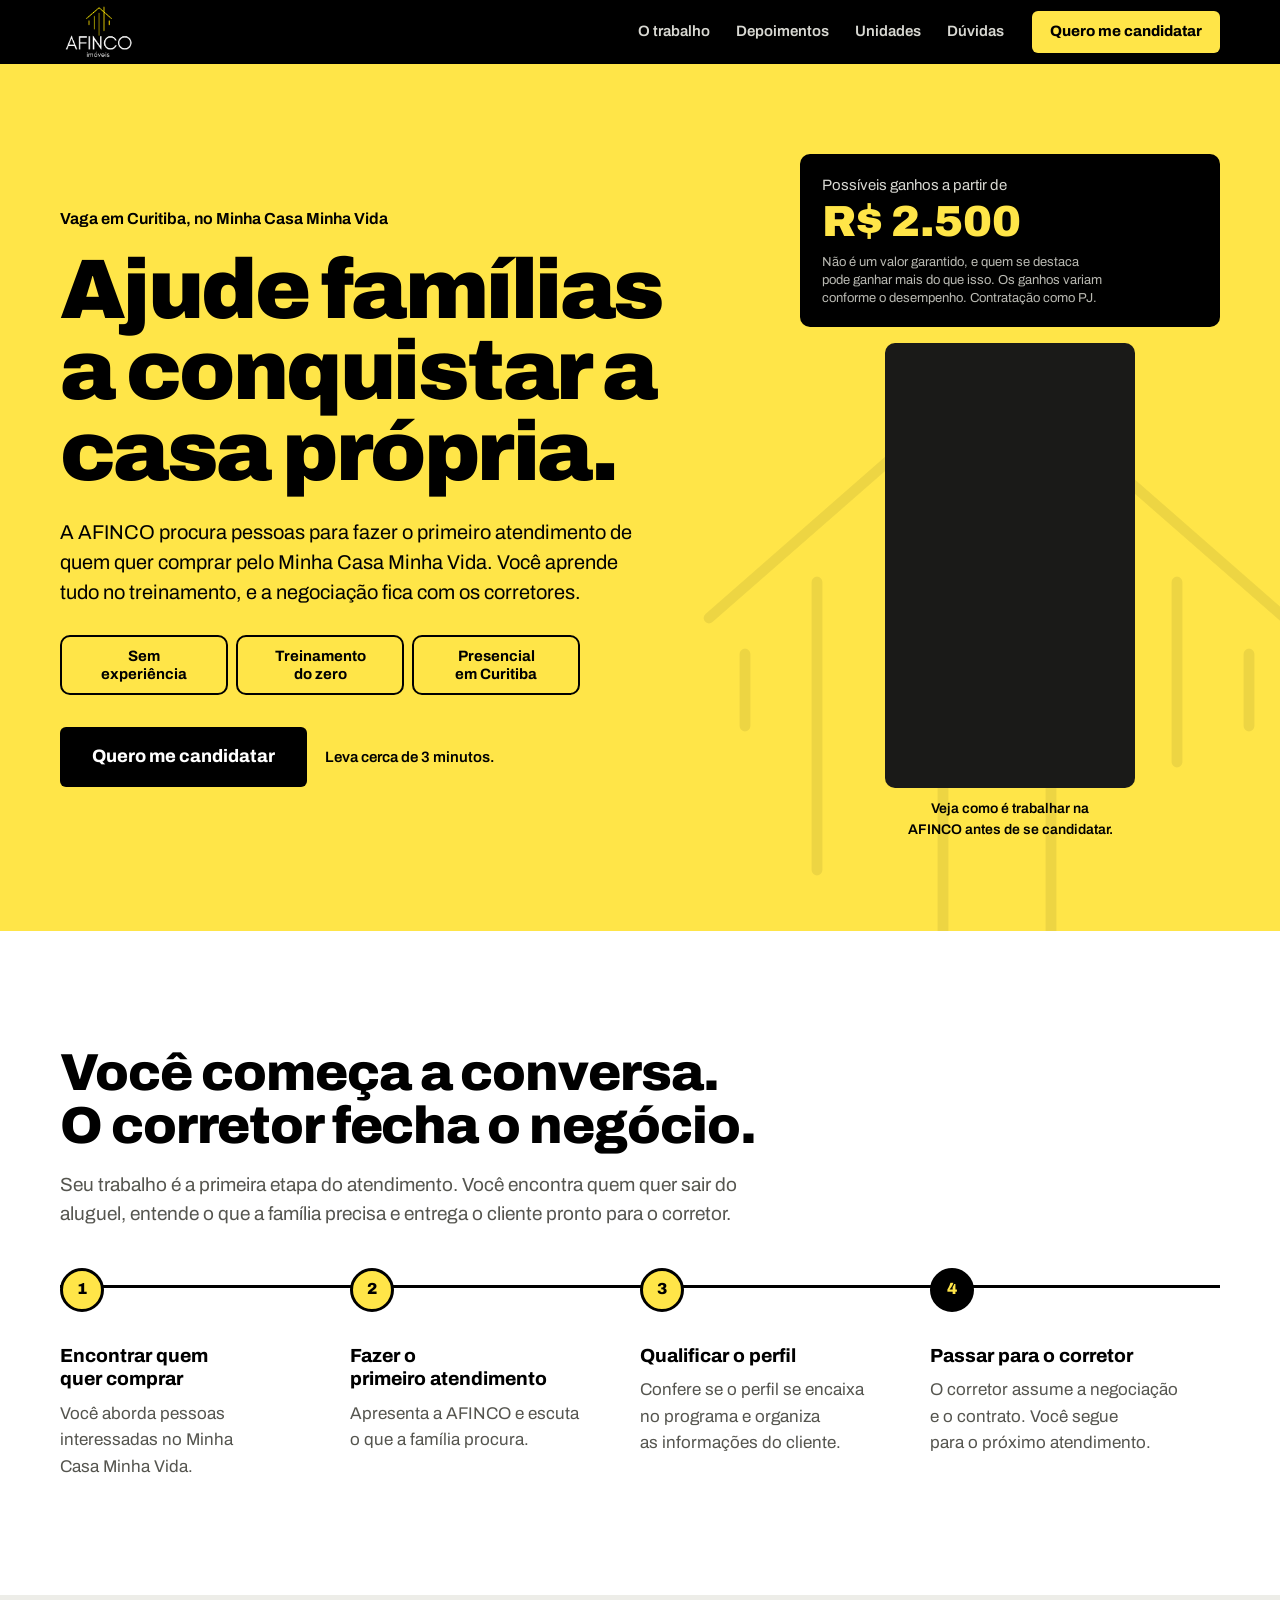
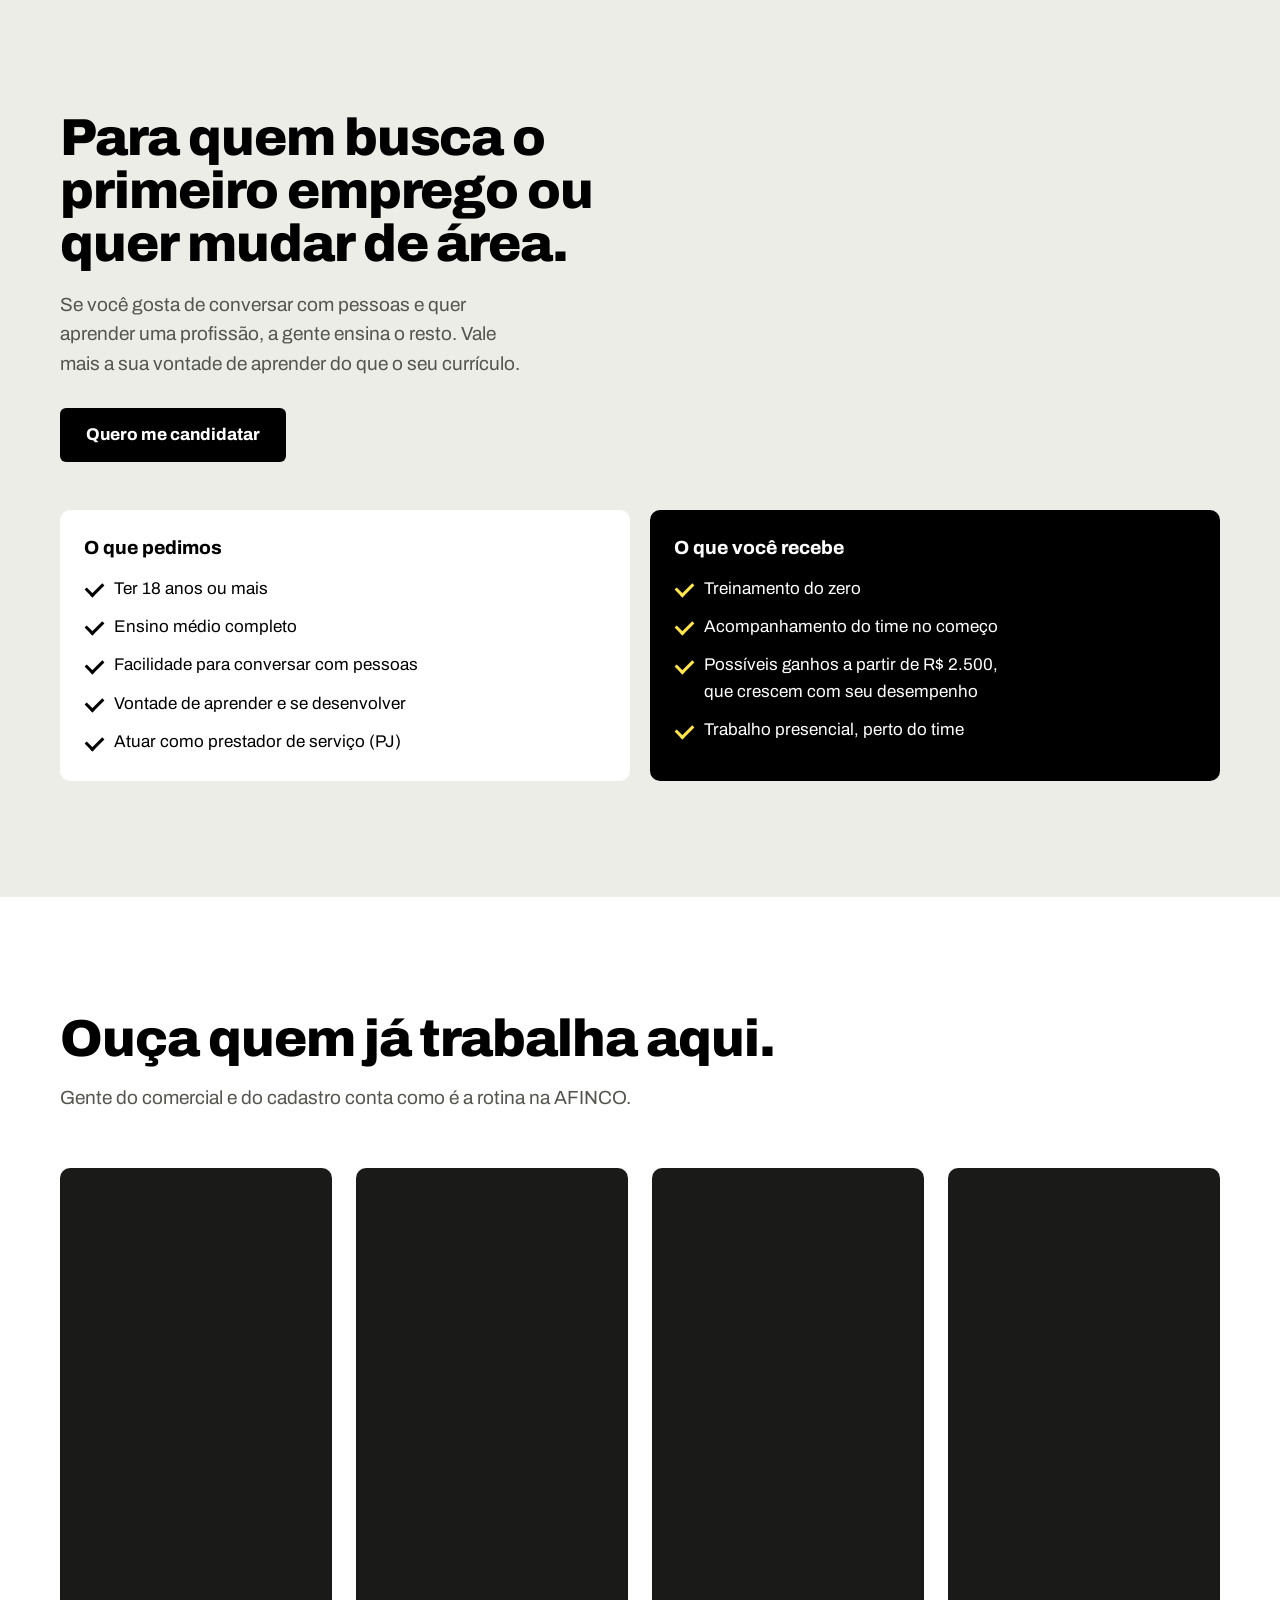
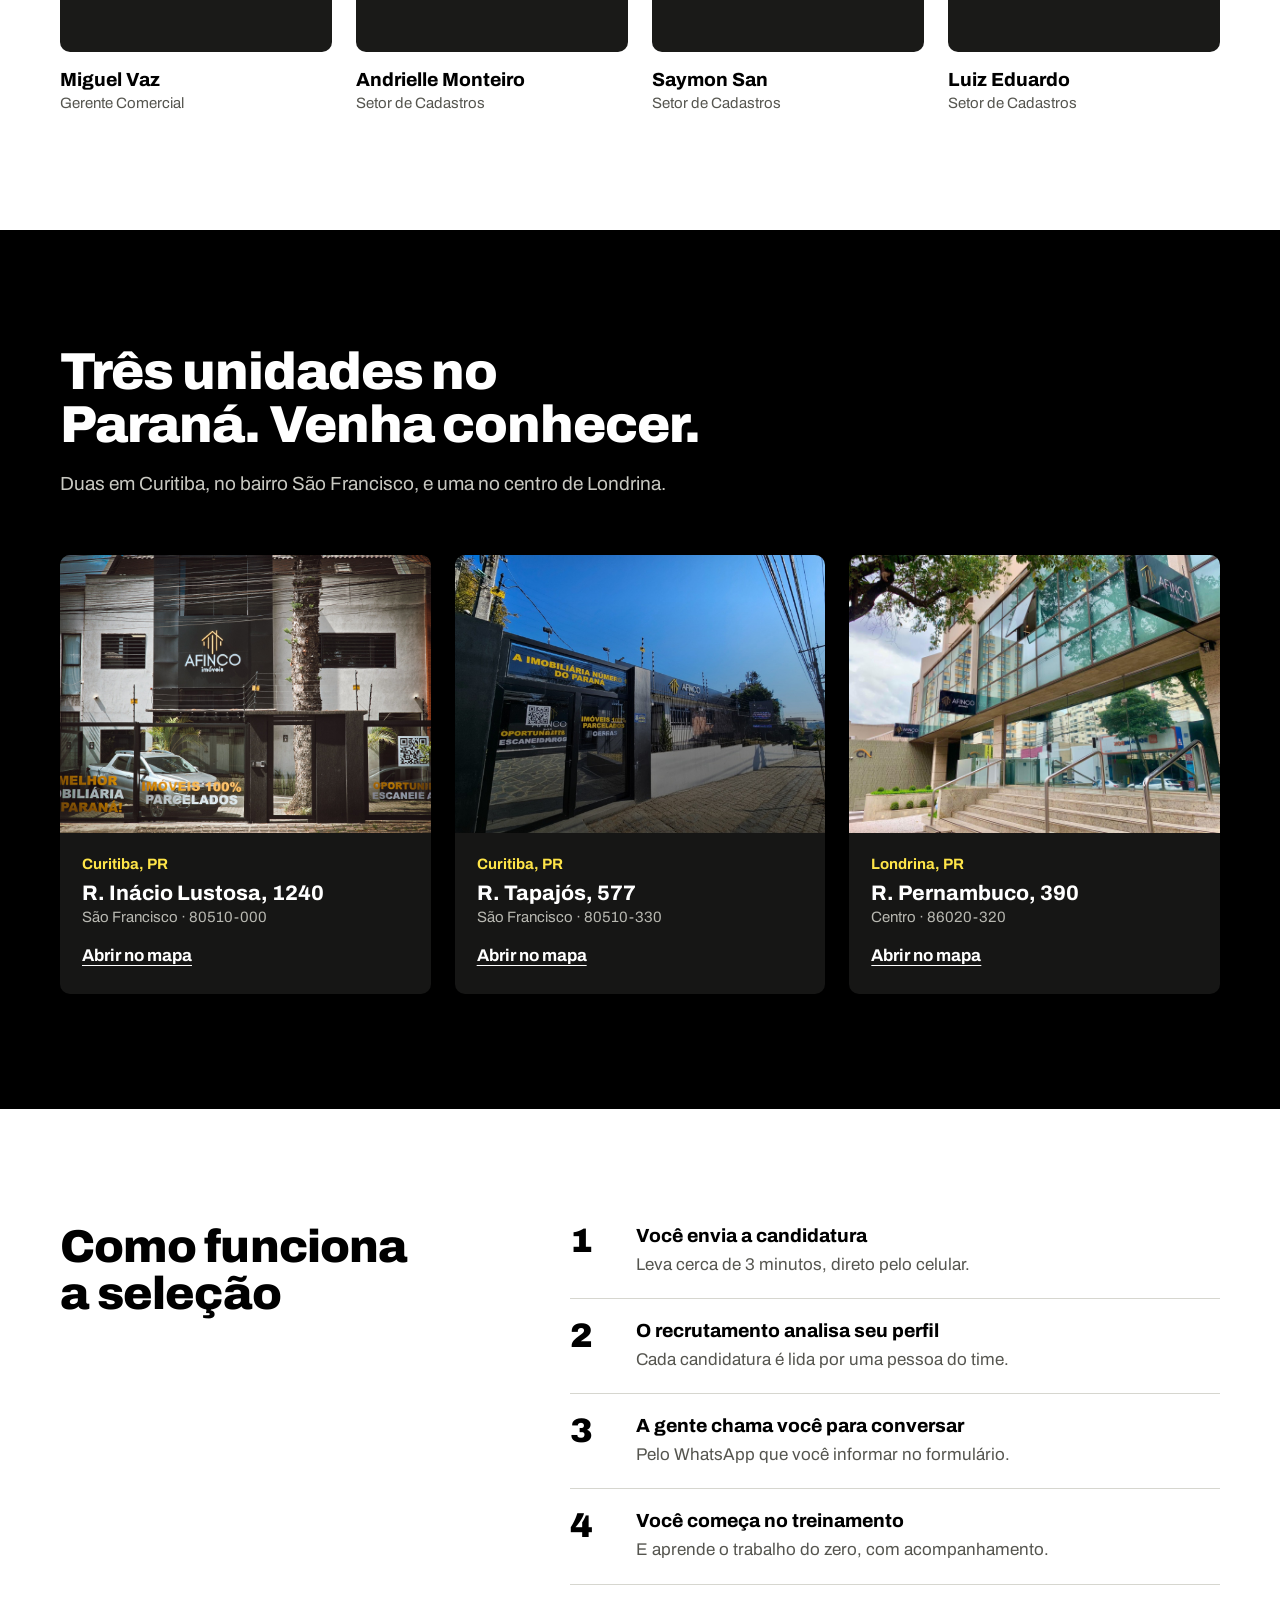
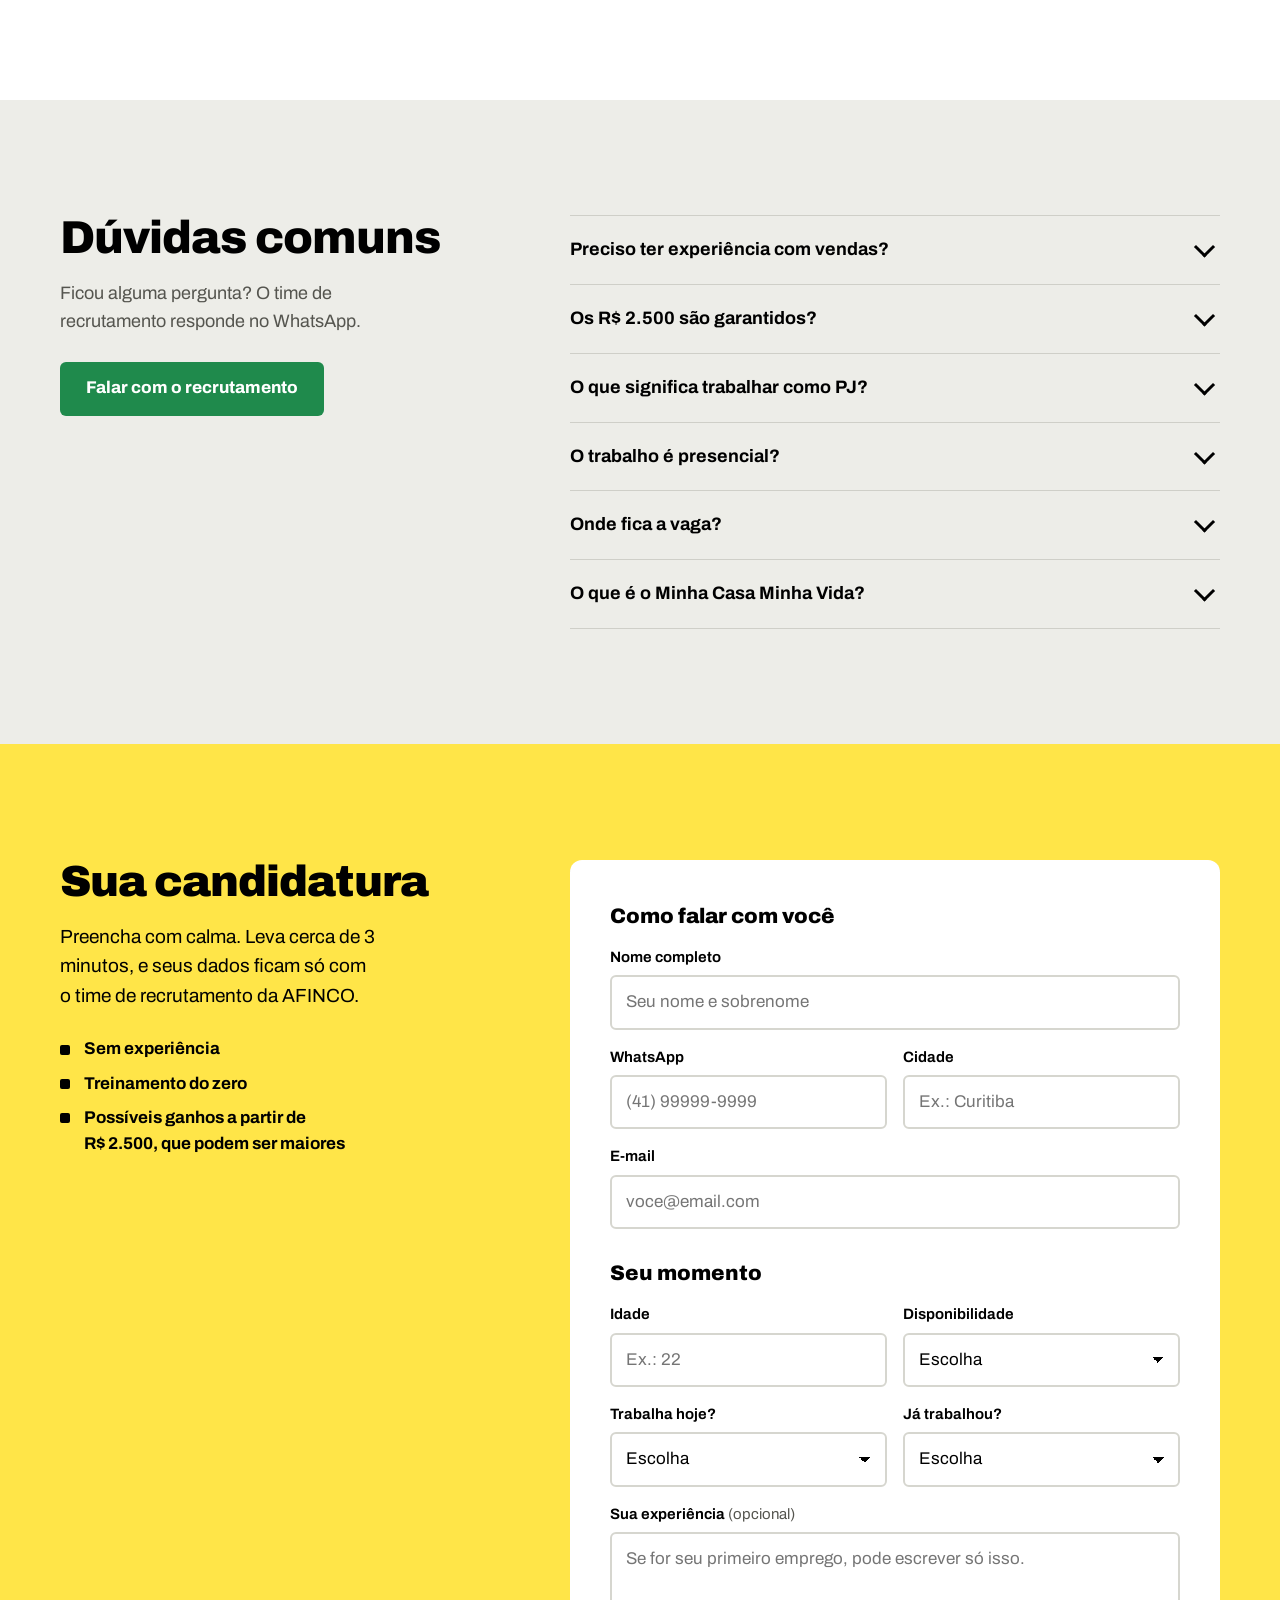
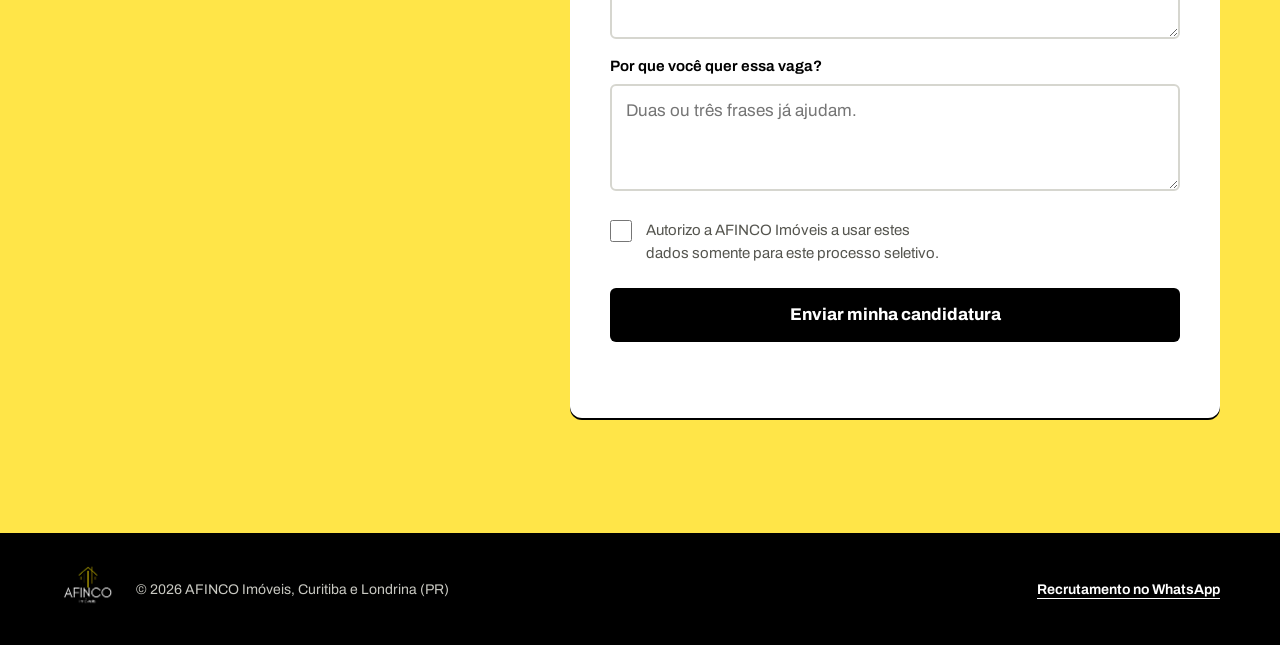
<file: index.html>
<!doctype html>
<html lang="pt-BR">
<head>
  <meta charset="utf-8">
  <meta name="viewport" content="width=device-width, initial-scale=1">
  <title>Vaga sem experiência em Curitiba | AFINCO Imóveis</title>
  <meta name="description" content="Trabalhe no primeiro atendimento de famílias que querem comprar pelo Minha Casa Minha Vida. Trabalho presencial em Curitiba, treinamento do zero e possíveis ganhos a partir de R$ 2.500, que podem ser maiores conforme o desempenho.">
  <meta property="og:site_name" content="AFINCO Imóveis">
  <meta property="og:locale" content="pt_BR">
  <meta property="og:type" content="website">
  <meta property="og:url" content="https://www.recrutamentoafinco.com.br/">
  <meta property="og:title" content="Vaga em Curitiba: ajude famílias a conquistar a casa própria">
  <meta property="og:description" content="Sem experiência e com treinamento do zero. Possíveis ganhos a partir de R$ 2.500, que podem ser maiores. Candidate-se em 3 minutos.">
  <meta property="og:image" content="https://www.recrutamentoafinco.com.br/compartilhamento-v3.png">
  <meta property="og:image:secure_url" content="https://www.recrutamentoafinco.com.br/compartilhamento-v3.png">
  <meta property="og:image:type" content="image/png">
  <meta property="og:image:width" content="1200">
  <meta property="og:image:height" content="630">
  <meta property="og:image:alt" content="Vaga aberta em Curitiba na AFINCO Imóveis: ajude famílias a conquistar a casa própria. Possíveis ganhos a partir de R$ 2.500.">
  <meta name="twitter:card" content="summary_large_image">
  <meta name="theme-color" content="#000000">
  <link rel="preconnect" href="https://fonts.googleapis.com">
  <link rel="preconnect" href="https://fonts.gstatic.com" crossorigin>
  <link href="https://fonts.googleapis.com/css2?family=Archivo:wdth,wght@62..125,400..900&display=swap" rel="stylesheet">
  <link rel="stylesheet" href="style.css?v=20261010">
</head>
<body>
  <header class="site-header">
    <div class="wrap header-inner">
      <a class="brand" href="#topo" aria-label="AFINCO Imóveis, voltar ao início"><img src="logo-afinco.png" alt="AFINCO Imóveis" width="450" height="450"></a>
      <nav class="main-nav" aria-label="Seções da página">
        <a href="#trabalho">O trabalho</a>
        <a href="#depoimentos">Depoimentos</a>
        <a href="#unidades">Unidades</a>
        <a href="#duvidas">Dúvidas</a>
      </nav>
      <a class="btn btn-yellow btn-sm" href="#candidatura">Quero me candidatar</a>
    </div>
  </header>

  <main id="topo">
    <section class="hero">
      <svg class="hero-mark" viewBox="0 0 200 200" aria-hidden="true"><path d="M20 70 L100 0 L180 70" /><path d="M50 60 V140 M85 40 V200 M115 0 V160 M150 60 V110 M30 80 V100 M170 80 V100" /></svg>
      <div class="wrap hero-grid">
        <div class="hero-copy">
          <p class="hero-place">Vaga em Curitiba, no Minha Casa Minha Vida</p>
          <h1>Ajude famílias a conquistar a casa própria.</h1>
          <p class="hero-sub">A AFINCO procura pessoas para fazer o primeiro atendimento de quem quer comprar pelo Minha Casa Minha Vida. Você aprende tudo no treinamento, e a negociação fica com os corretores.</p>
          <ul class="hero-facts" aria-label="Resumo da vaga">
            <li>Sem <span>experiência</span></li>
            <li>Treinamento <span>do zero</span></li>
            <li>Presencial <span>em Curitiba</span></li>
          </ul>
          <div class="hero-cta">
            <a class="btn btn-black" href="#candidatura">Quero me candidatar</a>
            <span>Leva cerca de 3 minutos.</span>
          </div>
        </div>
        <div class="hero-side">
          <div class="earn">
            <span class="earn-label">Possíveis ganhos a partir de</span>
            <strong class="earn-value">R$&nbsp;2.500</strong>
            <span class="earn-note">Não é um valor garantido, e quem se destaca pode ganhar mais do que isso. Os ganhos variam conforme o desempenho. Contratação como PJ.</span>
          </div>
          <figure class="hero-video">
            <div class="ratio"><iframe id="heroVideoSource" src="https://www.youtube.com/embed/6E0YlAxz3mA" title="Vídeo: como é trabalhar na AFINCO" allow="accelerometer; autoplay; clipboard-write; encrypted-media; gyroscope; picture-in-picture; web-share" allowfullscreen loading="lazy"></iframe></div>
            <figcaption>Veja como é trabalhar na AFINCO antes de se candidatar.</figcaption>
          </figure>
        </div>
      </div>
    </section>

    <section class="section" id="trabalho">
      <div class="wrap">
        <div class="head">
          <h2>Você começa a conversa. O corretor fecha o negócio.</h2>
          <p>Seu trabalho é a primeira etapa do atendimento. Você encontra quem quer sair do aluguel, entende o que a família precisa e entrega o cliente pronto para o corretor.</p>
        </div>
        <ol class="flow">
          <li><h3>Encontrar quem quer comprar</h3><p>Você aborda pessoas interessadas no Minha Casa Minha Vida.</p></li>
          <li><h3>Fazer o primeiro atendimento</h3><p>Apresenta a AFINCO e escuta o que a família procura.</p></li>
          <li><h3>Qualificar o perfil</h3><p>Confere se o perfil se encaixa no programa e organiza as informações do cliente.</p></li>
          <li><h3>Passar para o corretor</h3><p>O corretor assume a negociação e o contrato. Você segue para o próximo atendimento.</p></li>
        </ol>
      </div>
    </section>

    <section class="section section-concrete" id="perfil">
      <div class="wrap fit">
        <div class="fit-intro">
          <h2>Para quem busca o primeiro emprego ou quer mudar de área.</h2>
          <p>Se você gosta de conversar com pessoas e quer aprender uma profissão, a gente ensina o resto. Vale mais a sua vontade de aprender do que o seu currículo.</p>
          <a class="btn btn-black" href="#candidatura">Quero me candidatar</a>
        </div>
        <div class="fit-lists">
          <div>
            <h3>O que pedimos</h3>
            <ul class="ticks">
              <li>Ter 18 anos ou mais</li>
              <li>Ensino médio completo</li>
              <li>Facilidade para conversar com pessoas</li>
              <li>Vontade de aprender e se desenvolver</li>
              <li>Atuar como prestador de serviço (PJ)</li>
            </ul>
          </div>
          <div>
            <h3>O que você recebe</h3>
            <ul class="ticks ticks-yellow">
              <li>Treinamento do zero</li>
              <li>Acompanhamento do time no começo</li>
              <li>Possíveis ganhos a partir de R$&nbsp;2.500, que crescem com seu desempenho</li>
              <li>Trabalho presencial, perto do time</li>
            </ul>
          </div>
        </div>
      </div>
    </section>

    <section class="section" id="depoimentos">
      <div class="wrap">
        <div class="head">
          <h2>Ouça quem já trabalha aqui.</h2>
          <p>Gente do comercial e do cadastro conta como é a rotina na AFINCO.</p>
        </div>
        <div class="voices" id="testimonialGrid">
          <article class="voice"><div class="ratio"><iframe src="https://www.youtube.com/embed/g5TzQhYToeA" title="Depoimento de Miguel Vaz" allow="accelerometer; autoplay; clipboard-write; encrypted-media; gyroscope; picture-in-picture; web-share" allowfullscreen loading="lazy"></iframe></div><h3>Miguel Vaz</h3><p class="voice-role">Gerente Comercial</p></article>
          <article class="voice"><div class="ratio"><iframe src="https://www.youtube.com/embed/UUw18y6e95w" title="Depoimento de Andrielle Monteiro" allow="accelerometer; autoplay; clipboard-write; encrypted-media; gyroscope; picture-in-picture; web-share" allowfullscreen loading="lazy"></iframe></div><h3>Andrielle Monteiro</h3><p class="voice-role">Setor de Cadastros</p></article>
          <article class="voice"><div class="ratio"><iframe src="https://www.youtube.com/embed/n4PbwOrxx8E" title="Depoimento de Saymon San" allow="accelerometer; autoplay; clipboard-write; encrypted-media; gyroscope; picture-in-picture; web-share" allowfullscreen loading="lazy"></iframe></div><h3>Saymon San</h3><p class="voice-role">Setor de Cadastros</p></article>
          <article class="voice"><div class="ratio"><iframe src="https://www.youtube.com/embed/vXFRo6dot9s" title="Depoimento de Luiz Eduardo" allow="accelerometer; autoplay; clipboard-write; encrypted-media; gyroscope; picture-in-picture; web-share" allowfullscreen loading="lazy"></iframe></div><h3>Luiz Eduardo</h3><p class="voice-role">Setor de Cadastros</p></article>
        </div>
      </div>
    </section>

    <section class="section section-black" id="unidades">
      <div class="wrap">
        <div class="head">
          <h2>Três unidades no Paraná. Venha conhecer.</h2>
          <p>Duas em Curitiba, no bairro São Francisco, e uma no centro de Londrina.</p>
        </div>
        <div class="units" id="unitsGrid">
          <article class="unit"><img src="unidade-curitiba-inacio-lustosa.jpg" alt="Fachada da AFINCO na Rua Inácio Lustosa" loading="lazy"><div class="unit-body"><p class="unit-city">Curitiba, PR</p><h3>R. Inácio Lustosa, 1240</h3><p>São Francisco · 80510-000</p><a target="_blank" rel="noopener" href="https://www.google.com/maps/search/?api=1&query=R.%20In%C3%A1cio%20Lustosa%2C%201240%20-%20S%C3%A3o%20Francisco%2C%20Curitiba%20-%20PR">Abrir no mapa</a></div></article>
          <article class="unit"><img src="unidade-curitiba-tapajos.jpg" alt="Fachada da AFINCO na Rua Tapajós" loading="lazy"><div class="unit-body"><p class="unit-city">Curitiba, PR</p><h3>R. Tapajós, 577</h3><p>São Francisco · 80510-330</p><a target="_blank" rel="noopener" href="https://www.google.com/maps/search/?api=1&query=R.%20Tapaj%C3%B3s%2C%20577%20-%20S%C3%A3o%20Francisco%2C%20Curitiba%20-%20PR">Abrir no mapa</a></div></article>
          <article class="unit"><img src="unidade-londrina-pernambuco.jpeg" alt="Fachada da AFINCO em Londrina" loading="lazy"><div class="unit-body"><p class="unit-city">Londrina, PR</p><h3>R. Pernambuco, 390</h3><p>Centro · 86020-320</p><a target="_blank" rel="noopener" href="https://www.google.com/maps/search/?api=1&query=R.%20Pernambuco%2C%20390%20-%20Centro%2C%20Londrina%20-%20PR">Abrir no mapa</a></div></article>
        </div>
      </div>
    </section>

    <section class="section" id="selecao">
      <div class="wrap steps-wrap">
        <h2>Como funciona a seleção</h2>
        <ol class="steps">
          <li><h3>Você envia a candidatura</h3><p>Leva cerca de 3 minutos, direto pelo celular.</p></li>
          <li><h3>O recrutamento analisa seu perfil</h3><p>Cada candidatura é lida por uma pessoa do time.</p></li>
          <li><h3>A gente chama você para conversar</h3><p>Pelo WhatsApp que você informar no formulário.</p></li>
          <li><h3>Você começa no treinamento</h3><p>E aprende o trabalho do zero, com acompanhamento.</p></li>
        </ol>
      </div>
    </section>

    <section class="section section-concrete" id="duvidas">
      <div class="wrap faq-wrap">
        <div class="faq-intro">
          <h2>Dúvidas comuns</h2>
          <p>Ficou alguma pergunta? O time de recrutamento responde no WhatsApp.</p>
          <a class="btn btn-whats whatsapp-link-dynamic" href="https://wa.me/5541920056312" target="_blank" rel="noopener">Falar com o recrutamento</a>
        </div>
        <div class="faq">
          <details><summary>Preciso ter experiência com vendas?</summary><p>Não. O treinamento começa do zero. E você não negocia nem fecha vendas. Essa parte fica com os corretores.</p></details>
          <details><summary>Os R$&nbsp;2.500 são garantidos?</summary><p>Não. Os ganhos variam conforme o seu desempenho, e quem vai bem pode passar desse valor. Na conversa com o recrutamento você entende o modelo de remuneração em detalhes.</p></details>
          <details><summary>O que significa trabalhar como PJ?</summary><p>Você atua como prestador de serviço, com CNPJ próprio, sem carteira assinada. Se você ainda não tem CNPJ, tire suas dúvidas com o recrutamento antes de começar.</p></details>
          <details><summary>O trabalho é presencial?</summary><p>Sim. O trabalho é presencial, junto com o time da AFINCO em Curitiba.</p></details>
          <details><summary>Onde fica a vaga?</summary><p>A base é no bairro São Francisco, em Curitiba. A AFINCO também tem unidade no centro de Londrina.</p></details>
          <details><summary>O que é o Minha Casa Minha Vida?</summary><p>É o programa do governo federal que ajuda famílias a comprar o primeiro imóvel com condições facilitadas. Você aprende como ele funciona no treinamento.</p></details>
        </div>
      </div>
    </section>

    <section class="section apply" id="candidatura">
      <div class="wrap apply-grid">
        <div class="apply-intro">
          <h2>Sua candidatura</h2>
          <p>Preencha com calma. Leva cerca de 3 minutos, e seus dados ficam só com o time de recrutamento da AFINCO.</p>
          <ul class="apply-recap">
            <li>Sem experiência</li>
            <li>Treinamento do zero</li>
            <li>Possíveis ganhos a partir de R$&nbsp;2.500, que podem ser maiores</li>
          </ul>
        </div>
        <div class="apply-card">
          <form id="candidateForm" class="form" novalidate>
            <fieldset>
              <legend>Como falar com você</legend>
              <label class="field">Nome completo<input type="text" name="nome" required autocomplete="name" placeholder="Seu nome e sobrenome"></label>
              <div class="row">
                <label class="field">WhatsApp<input type="tel" name="whatsapp" required autocomplete="tel" inputmode="tel" placeholder="(41) 99999-9999"></label>
                <label class="field">Cidade<input type="text" name="cidade" required autocomplete="address-level2" placeholder="Ex.: Curitiba"></label>
              </div>
              <label class="field">E-mail<input type="email" name="email" required autocomplete="email" placeholder="voce@email.com"></label>
            </fieldset>
            <fieldset>
              <legend>Seu momento</legend>
              <div class="row">
                <label class="field">Idade<input type="number" name="idade" required min="18" max="99" inputmode="numeric" placeholder="Ex.: 22"></label>
                <label class="field">Disponibilidade<select name="disponibilidade" required><option value="">Escolha</option><option>Imediatamente</option><option value="Em até 7 dias">Até 7 dias</option><option value="Em até 15 dias">Até 15 dias</option><option value="Em até 30 dias">Até 30 dias</option><option>Outra data</option></select></label>
              </div>
              <div class="row">
                <label class="field">Trabalha hoje?<select name="trabalhando" required><option value="">Escolha</option><option>Sim</option><option>Não</option></select></label>
                <label class="field">Já trabalhou?<select name="experiencia" required><option value="">Escolha</option><option>Sim</option><option>Não</option></select></label>
              </div>
              <label class="field"><span>Sua experiência <span class="opt">(opcional)</span></span><textarea name="detalhes_experiencia" rows="3" placeholder="Se for seu primeiro emprego, pode escrever só isso."></textarea></label>
              <label class="field">Por que você quer essa vaga?<textarea name="motivo" rows="3" required placeholder="Duas ou três frases já ajudam."></textarea></label>
            </fieldset>
            <label class="consent"><input type="checkbox" name="consentimento" required><span>Autorizo a AFINCO Imóveis a usar estes dados somente para este processo seletivo.</span></label>
            <button class="btn btn-black btn-block" type="submit" id="submitButton">Enviar minha candidatura</button>
            <p id="formMessage" class="form-message" role="status" aria-live="polite"></p>
          </form>
          <div class="done" id="formDone" hidden tabindex="-1">
            <svg viewBox="0 0 48 48" aria-hidden="true"><circle cx="24" cy="24" r="22"/><path d="M14 25l7 7 13-15"/></svg>
            <h3 id="doneTitle">Candidatura enviada.</h3>
            <p>O time de recrutamento vai analisar seu perfil e chamar você no WhatsApp que você informou.</p>
            <a class="btn btn-whats whatsapp-link-dynamic" href="https://wa.me/5541920056312" target="_blank" rel="noopener">Falar com o recrutamento</a>
          </div>
        </div>
      </div>
    </section>
  </main>

  <footer class="footer">
    <div class="wrap footer-inner">
      <img src="logo-afinco.png" alt="AFINCO Imóveis" width="450" height="450">
      <p>© <span id="year"></span> AFINCO Imóveis, Curitiba e Londrina (PR)</p>
      <a class="whatsapp-link-dynamic" href="https://wa.me/5541920056312" target="_blank" rel="noopener">Recrutamento no WhatsApp</a>
    </div>
  </footer>

  <div class="dock" id="dock">
    <a class="btn btn-yellow" href="#candidatura">Quero me candidatar</a>
    <a class="dock-whats whatsapp-link-dynamic" href="https://wa.me/5541920056312" target="_blank" rel="noopener" aria-label="Falar com o recrutamento no WhatsApp"><svg viewBox="0 0 24 24" aria-hidden="true"><path d="M12 2a10 10 0 0 0-8.6 15.1L2 22l5-1.3A10 10 0 1 0 12 2zm0 18.2a8.2 8.2 0 0 1-4.2-1.2l-.3-.2-3 .8.8-2.9-.2-.3A8.2 8.2 0 1 1 12 20.2zm4.5-6.1c-.2-.1-1.5-.7-1.7-.8-.2-.1-.4-.1-.6.1l-.8 1c-.1.2-.3.2-.5.1a6.7 6.7 0 0 1-3.3-2.9c-.2-.4.2-.4.7-1.3.1-.2 0-.3 0-.4l-.8-1.8c-.2-.5-.4-.4-.6-.4h-.5a1 1 0 0 0-.7.3 3 3 0 0 0-.9 2.2 5.2 5.2 0 0 0 1.1 2.7 11.8 11.8 0 0 0 4.5 4c1.7.7 2.3.8 3.2.6.5-.1 1.5-.6 1.7-1.2.2-.6.2-1.1.1-1.2l-.4-.3z"/></svg></a>
  </div>

  <script>
    const SUPABASE_URL = "https://zinuptosnawlpatngaav.supabase.co";
    const SUPABASE_KEY = "sb_publishable_cm9yih0AqzRv-U1uePYWAw_257kPPx3";
    const form = document.getElementById("candidateForm");
    const button = document.getElementById("submitButton");
    const message = document.getElementById("formMessage");
    const done = document.getElementById("formDone");
    document.getElementById("year").textContent = new Date().getFullYear();

    function escapeHtml(value) { return String(value == null ? "" : value).replace(/[&<>"']/g, char => ({ "&": "&amp;", "<": "&lt;", ">": "&gt;", '"': "&quot;", "'": "&#39;" }[char])); }
    async function fetchFromSupabase(path) { const response = await fetch(`${SUPABASE_URL}/rest/v1/${path}`, { headers: { apikey: SUPABASE_KEY, Authorization: `Bearer ${SUPABASE_KEY}` } }); if (!response.ok) throw new Error(`Falha ao buscar ${path}: ${response.status}`); return response.json(); }

    // Os textos da página ficam fixos aqui; o painel controla vídeo, WhatsApp, depoimentos e unidades.
    function applySiteContent(content) {
      if (content.hero_video_url) document.getElementById("heroVideoSource").src = content.hero_video_url;
      if (content.whatsapp_numero) { const url = `https://wa.me/${content.whatsapp_numero}?text=${encodeURIComponent(content.whatsapp_mensagem || "")}`; document.querySelectorAll(".whatsapp-link-dynamic").forEach(link => { link.href = url; }); }
    }
    async function loadSiteContent() { try { const data = await fetchFromSupabase("site_content?select=content_key,content_value"); const content = {}; data.forEach(item => { content[item.content_key] = item.content_value; }); applySiteContent(content); } catch (error) { console.warn("Não foi possível carregar conteúdo dinâmico.", error); } }

    function renderDepoimentos(items) { document.getElementById("testimonialGrid").innerHTML = items.map(item => `<article class="voice"><div class="ratio"><iframe src="${escapeHtml(item.video_url || "")}" title="Depoimento de ${escapeHtml(item.nome || "")}" allow="accelerometer; autoplay; clipboard-write; encrypted-media; gyroscope; picture-in-picture; web-share" allowfullscreen loading="lazy"></iframe></div><h3>${escapeHtml(item.nome)}</h3><p class="voice-role">${escapeHtml(item.cargo || "")}</p>${item.citacao ? `<blockquote>${escapeHtml(item.citacao)}</blockquote>` : ""}</article>`).join(""); }
    async function loadDepoimentos() { try { const data = await fetchFromSupabase("depoimentos?select=*&ativo=eq.true&order=ordem.asc"); if (Array.isArray(data) && data.length) renderDepoimentos(data); } catch (error) { console.warn("Não foi possível carregar depoimentos.", error); } }

    function renderUnidades(items) { document.getElementById("unitsGrid").innerHTML = items.map(unit => { const [street, district] = String(unit.endereco || "").split(" - "); return `<article class="unit"><img src="${escapeHtml(unit.imagem_url || "logo-afinco.png")}" alt="Fachada da AFINCO, ${escapeHtml(unit.nome_unidade || "")}" loading="lazy"><div class="unit-body"><p class="unit-city">${escapeHtml(unit.cidade || "")}, ${escapeHtml(unit.uf || "")}</p><h3>${escapeHtml(street)}</h3><p>${escapeHtml([district, unit.cep].filter(Boolean).join(" · "))}</p><a target="_blank" rel="noopener" href="https://www.google.com/maps/search/?api=1&query=${encodeURIComponent(unit.maps_query || unit.endereco || "")}">Abrir no mapa</a></div></article>`; }).join(""); }
    async function loadUnidades() { try { const data = await fetchFromSupabase("unidades?select=*&ativo=eq.true&order=ordem.asc"); if (Array.isArray(data) && data.length) renderUnidades(data); } catch (error) { console.warn("Não foi possível carregar unidades.", error); } }

    (async function registerSiteVisit() { try { let sessionId = localStorage.getItem("afinco_visit_session"); if (!sessionId) { sessionId = crypto.randomUUID ? crypto.randomUUID() : `${Date.now().toString(36)}${Math.random().toString(36).slice(2)}`; localStorage.setItem("afinco_visit_session", sessionId); } await fetch(`${SUPABASE_URL}/rest/v1/site_visits`, { method: "POST", headers: { "Content-Type": "application/json", apikey: SUPABASE_KEY, Authorization: `Bearer ${SUPABASE_KEY}`, Prefer: "return=minimal" }, body: JSON.stringify({ page: window.location.pathname || "/", session_id: sessionId }) }); } catch (error) { console.warn("Não foi possível registrar a visita.", error); } })();

    // Máscara simples de telefone: (41) 99999-9999
    form.whatsapp.addEventListener("input", event => { const d = event.target.value.replace(/\D/g, "").slice(0, 11); event.target.value = d.length > 6 ? `(${d.slice(0, 2)}) ${d.slice(2, d.length - 4)}-${d.slice(-4)}` : d.length > 2 ? `(${d.slice(0, 2)}) ${d.slice(2)}` : d; });

    function showMessage(text, type) { message.textContent = text; message.className = `form-message ${type}`; }
    form.addEventListener("submit", async event => {
      event.preventDefault();
      form.querySelectorAll(".field.invalid").forEach(el => el.classList.remove("invalid"));
      const invalid = [...form.elements].filter(el => el.willValidate && !el.checkValidity());
      if (invalid.length) {
        invalid.forEach(el => el.closest(".field")?.classList.add("invalid"));
        const first = invalid[0];
        showMessage(first.name === "consentimento" ? "Marque a autorização de uso dos dados para enviar." : first.name === "idade" ? "A vaga é para quem tem 18 anos ou mais." : "Faltam alguns campos. Eles estão marcados em vermelho.", "error");
        first.focus();
        return;
      }
      button.disabled = true; button.textContent = "Enviando...";
      showMessage("", "");
      try {
        const data = Object.fromEntries(new FormData(form).entries());
        const response = await fetch(`${SUPABASE_URL}/rest/v1/Candidatos`, { method: "POST", headers: { "Content-Type": "application/json", apikey: SUPABASE_KEY, Authorization: `Bearer ${SUPABASE_KEY}`, Prefer: "return=minimal" }, body: JSON.stringify(data) });
        if (!response.ok) throw new Error(await response.text());
        const firstName = String(data.nome || "").trim().split(/\s+/)[0];
        document.getElementById("doneTitle").textContent = firstName ? `Candidatura enviada, ${firstName}.` : "Candidatura enviada.";
        form.reset(); form.hidden = true; done.hidden = false; done.focus();
      } catch (error) {
        console.error("Erro ao enviar cadastro:", error);
        showMessage("A candidatura não foi enviada. Confira sua internet e toque em enviar de novo.", "error");
      } finally { button.disabled = false; button.textContent = "Enviar minha candidatura"; }
    });
    form.addEventListener("input", event => event.target.closest(".field")?.classList.remove("invalid"));

    // Esconde a barra fixa do celular quando o formulário está na tela
    const dock = document.getElementById("dock");
    new IntersectionObserver(([entry]) => dock.classList.toggle("is-hidden", entry.isIntersecting), { threshold: 0.05 }).observe(document.getElementById("candidatura"));

    loadSiteContent(); loadDepoimentos(); loadUnidades();
  </script>
</body>
</html>
</file>
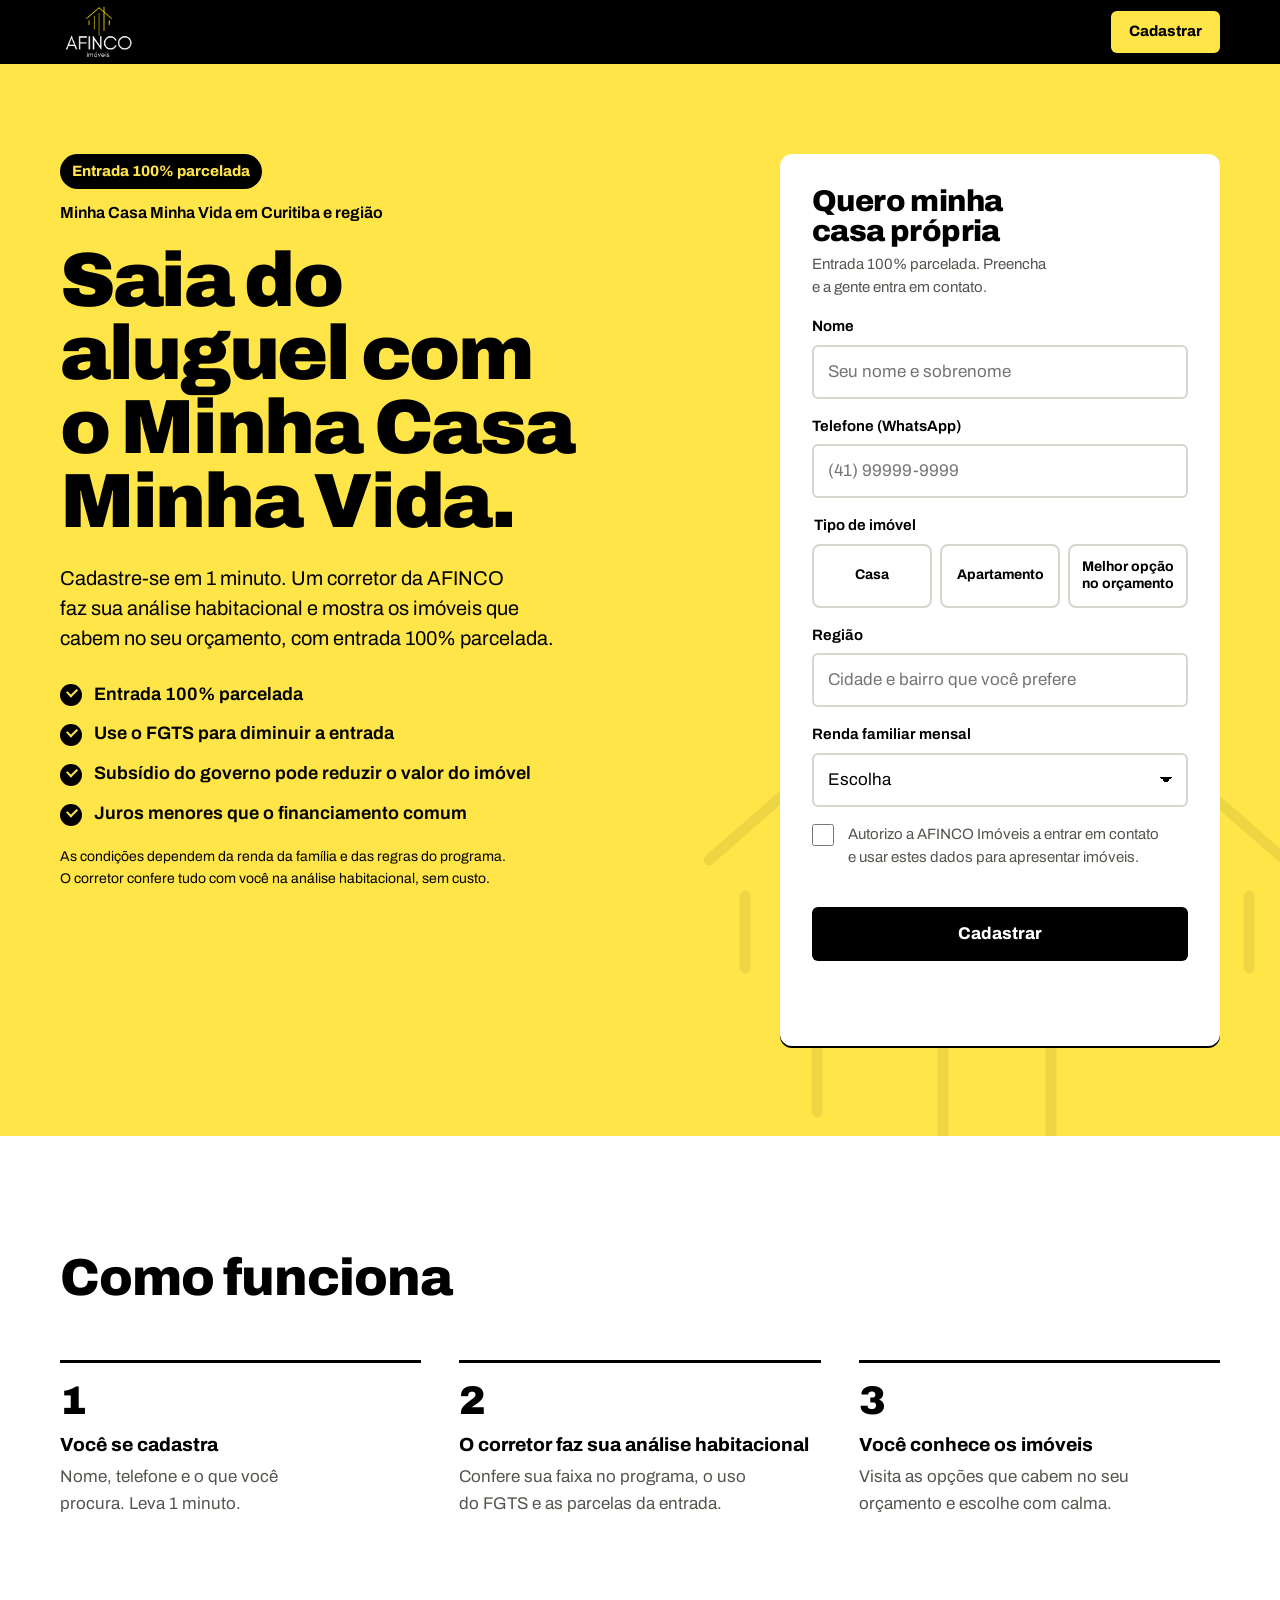
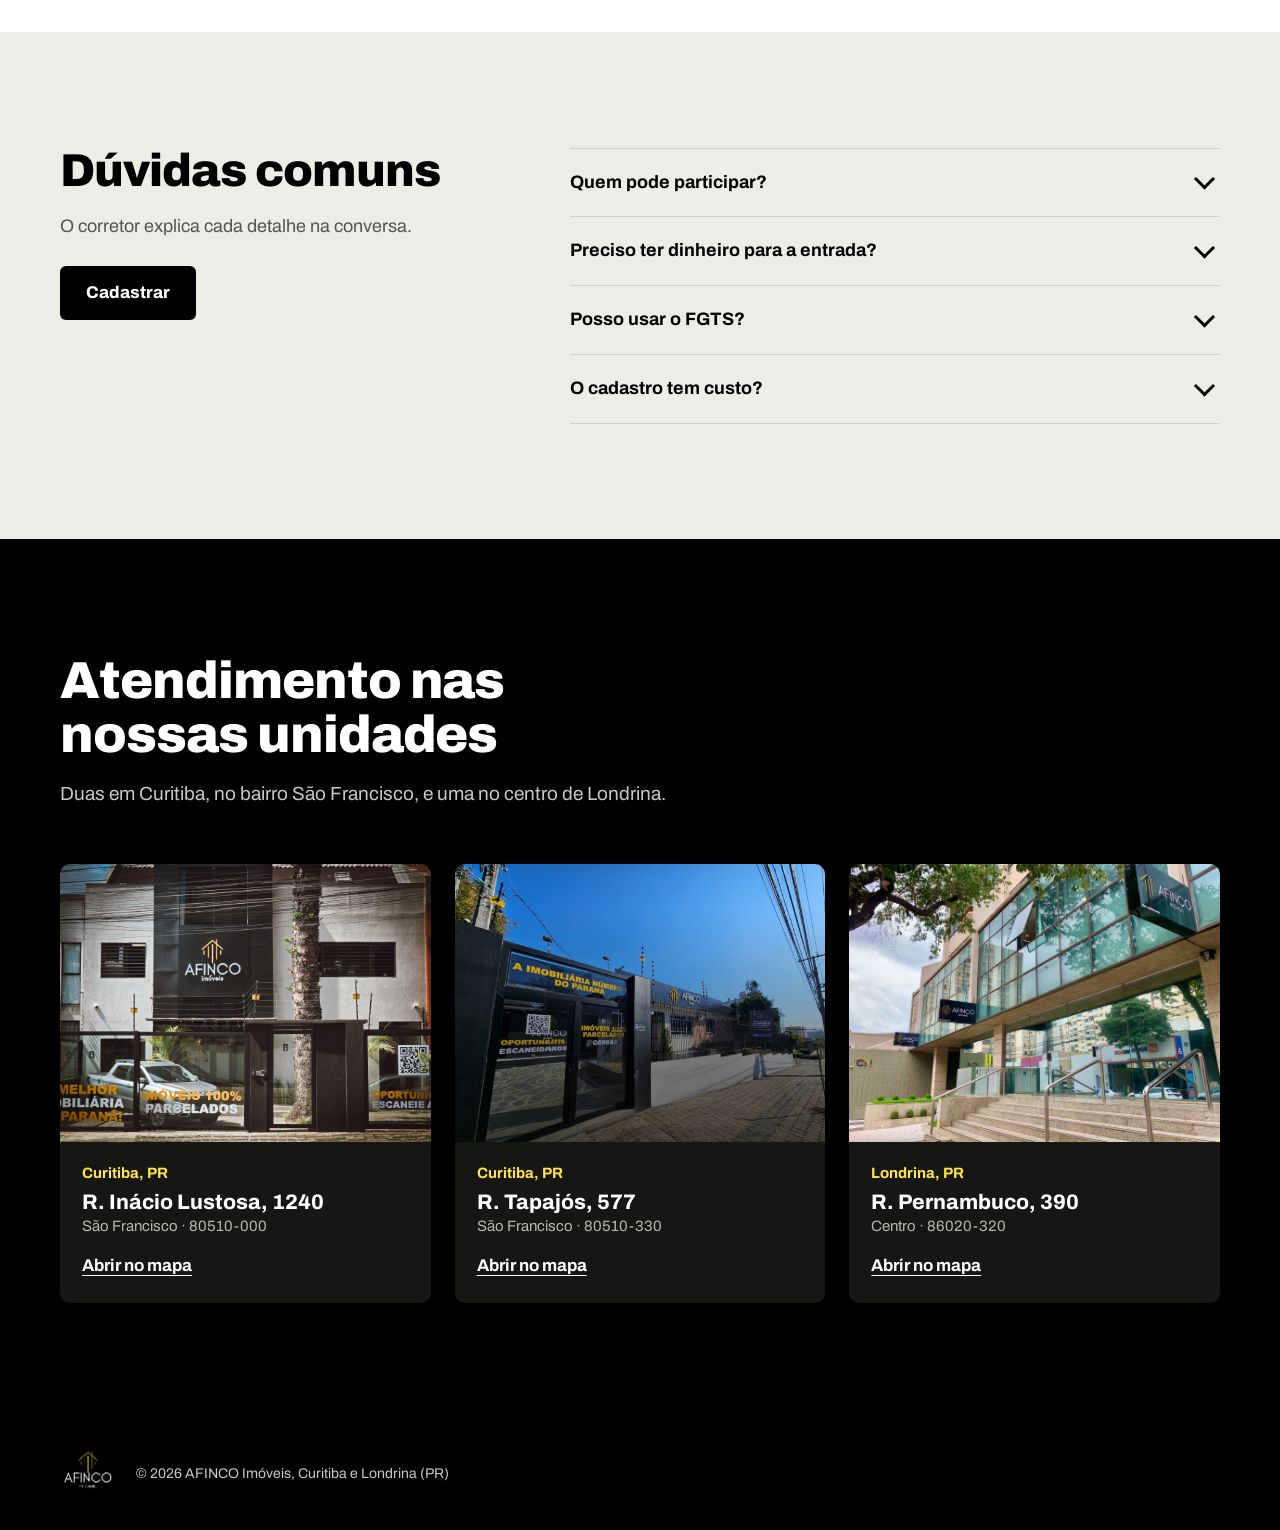
<file: minhacasaminhavida/index.html>
<!doctype html>
<html lang="pt-BR">
<head>
  <meta charset="utf-8">
  <meta name="viewport" content="width=device-width, initial-scale=1">
  <title>Casa própria pelo Minha Casa Minha Vida | AFINCO Imóveis</title>
  <meta name="description" content="Entrada 100% parcelada. Cadastre-se em 1 minuto e um corretor da AFINCO faz sua análise habitacional no Minha Casa Minha Vida, sem custo.">
  <meta property="og:site_name" content="AFINCO Imóveis">
  <meta property="og:locale" content="pt_BR">
  <meta property="og:type" content="website">
  <meta property="og:url" content="https://www.recrutamentoafinco.com.br/minhacasaminhavida">
  <meta property="og:title" content="Saia do aluguel com o Minha Casa Minha Vida">
  <meta property="og:description" content="Entrada 100% parcelada. Cadastre-se em 1 minuto e receba sua análise habitacional sem custo.">
  <meta property="og:image" content="https://www.recrutamentoafinco.com.br/minhacasaminhavida/previa.png">
  <meta property="og:image:secure_url" content="https://www.recrutamentoafinco.com.br/minhacasaminhavida/previa.png">
  <meta property="og:image:type" content="image/png">
  <meta property="og:image:width" content="1200">
  <meta property="og:image:height" content="630">
  <meta property="og:image:alt" content="Minha Casa Minha Vida em Curitiba com a AFINCO Imóveis: entrada 100% parcelada e análise habitacional sem custo.">
  <meta name="twitter:card" content="summary_large_image">
  <meta name="theme-color" content="#000000">
  <link rel="preconnect" href="https://fonts.googleapis.com">
  <link rel="preconnect" href="https://fonts.gstatic.com" crossorigin>
  <link href="https://fonts.googleapis.com/css2?family=Archivo:wdth,wght@62..125,400..900&display=swap" rel="stylesheet">
  <link rel="stylesheet" href="/style.css?v=20261010">
  <style>
    .cp-hero-grid { display: grid; grid-template-columns: minmax(0, 1fr) minmax(0, 440px); gap: clamp(32px, 5vw, 72px); align-items: start; position: relative; }
    .cp-hero h1 { font-size: clamp(40px, 6vw, 80px); }
    .cp-perks { margin: 28px 0 0; padding: 0; list-style: none; display: grid; gap: 12px; font-weight: 650; font-size: 18px; }
    .cp-perks li { position: relative; padding-left: 34px; }
    .cp-perks li::before { content: ""; position: absolute; left: 0; top: .2em; width: 22px; height: 22px; border-radius: 50%; background: var(--black); }
    .cp-perks li::after { content: ""; position: absolute; left: 7px; top: .42em; width: 8px; height: 5px; border-left: 2px solid var(--yellow); border-bottom: 2px solid var(--yellow); transform: rotate(-45deg); }
    .cp-note { margin-top: 18px; font-size: 14px; max-width: 34em; }
    .cp-badge { display: table; margin: 0 0 12px; padding: 6px 12px; border-radius: 999px; background: var(--black); color: var(--yellow); font-weight: 750; font-size: 15px; white-space: nowrap; }

    .cp-card { background: var(--white); border-radius: 12px; padding: clamp(22px, 3.4vw, 32px); box-shadow: 0 2px 0 var(--black); }
    .cp-card h2 { font-size: clamp(24px, 2.6vw, 30px); font-stretch: 112%; }
    .cp-card h2 + p { margin-top: 6px; color: var(--graphite); font-size: 15px; }
    .cp-form { display: grid; gap: 16px; }
    .cp-legend { margin-bottom: 6px; font-weight: 650; font-size: 15px; }
    .cp-types { display: grid; grid-template-columns: repeat(3, minmax(0, 1fr)); gap: 8px; border: 0; padding: 0; margin: 0; }
    .cp-types label { position: relative; cursor: pointer; }
    .cp-types input { position: absolute; opacity: 0; inset: 0; margin: 0; cursor: pointer; }
    .cp-types span { display: grid; place-content: center; min-height: 64px; padding: 8px 6px; border: 2px solid var(--line); border-radius: 8px; text-align: center; font-weight: 700; font-size: 14px; line-height: 1.2; transition: border-color .15s ease, background-color .15s ease; }
    .cp-types input:checked + span { border-color: var(--black); background: var(--yellow); }
    .cp-types input:focus-visible + span { box-shadow: 0 0 0 3px var(--black); }
    .cp-types.invalid span { border-color: var(--error); }
    .cp-types .nb { display: block; white-space: nowrap; border: 0; padding: 0; min-height: 0; }
    .cp-steps-list { counter-reset: s; margin: 0; padding: 0; list-style: none; display: grid; grid-template-columns: repeat(3, 1fr); gap: clamp(20px, 3vw, 40px); }
    .cp-steps-list li { counter-increment: s; border-top: 3px solid var(--black); padding-top: 18px; }
    .cp-steps-list li::before { content: counter(s); display: block; font-size: 40px; font-weight: 900; font-stretch: 115%; line-height: 1; margin-bottom: 12px; }
    .cp-steps-list p { margin-top: 8px; color: var(--graphite); }
    .cp-header-cta { margin-left: auto; }

    @media (max-width: 980px) {
      .cp-hero-grid { grid-template-columns: 1fr; gap: 0; }
      .cp-hero-grid > .hero-copy { display: contents; }
      .hero-place { order: 1; }
      .cp-hero h1 { order: 2; }
      .cp-hero .hero-sub { order: 3; }
      .cp-card { order: 4; max-width: 560px; margin-top: 24px; }
      .cp-perks { order: 5; }
      .cp-note { order: 6; }
    }
    @media (max-width: 640px) {
      .cp-perks { font-size: 16px; margin-top: 20px; }
      .cp-steps-list { grid-template-columns: 1fr; }
      .cp-header-cta { display: none; }
      .cp-card { padding: 22px 16px; }
      .cp-types span { padding: 8px 3px; font-size: 13px; }
      .cp-badge { margin-inline: auto; }
      .cp-perks { grid-template-columns: 1fr 1fr; grid-auto-rows: 1fr; gap: 10px; }
      .cp-perks li { display: flex; flex-direction: column; align-items: center; justify-content: center; gap: 8px; padding: 14px 10px; border-radius: 10px; background: rgba(0, 0, 0, .06); text-align: center; font-size: 14px; line-height: 1.3; text-wrap: balance; }
      .cp-perks li::before { position: static; flex: none; width: 24px; height: 24px; background: url("data:image/svg+xml,%3Csvg xmlns='http://www.w3.org/2000/svg' viewBox='0 0 22 22'%3E%3Ccircle cx='11' cy='11' r='11'/%3E%3Cpath d='M6.5 11.4l3 3 6-6.6' fill='none' stroke='%23ffe548' stroke-width='2.2' stroke-linecap='round' stroke-linejoin='round'/%3E%3C/svg%3E") center / contain no-repeat; }
      .cp-perks li::after { display: none; }
      .cp-note { text-align: center; margin-inline: auto; }
      .cp-card { text-align: left; }
    }
    @media (max-width: 380px) {
      .cp-perks li { padding: 12px 6px; font-size: 13px; }
      .cp-types span { padding: 8px 2px; font-size: 12px; }
    }
    @media (max-width: 340px) {
      .cp-perks li { font-size: 12px; }
    }
  </style>
</head>
<body>
  <header class="site-header">
    <div class="wrap header-inner">
      <a class="brand" href="#topo" aria-label="AFINCO Imóveis, voltar ao início"><img src="/logo-afinco.png" alt="AFINCO Imóveis" width="450" height="450"></a>
      <a class="btn btn-yellow btn-sm cp-header-cta" href="#cadastro">Cadastrar</a>
    </div>
  </header>

  <main id="topo">
    <section class="hero cp-hero">
      <svg class="hero-mark" viewBox="0 0 200 200" aria-hidden="true"><path d="M20 70 L100 0 L180 70" /><path d="M50 60 V140 M85 40 V200 M115 0 V160 M150 60 V110 M30 80 V100 M170 80 V100" /></svg>
      <div class="wrap cp-hero-grid">
        <div class="hero-copy">
          <p class="hero-place"><span class="cp-badge">Entrada 100% parcelada</span> Minha Casa Minha Vida em Curitiba e região</p>
          <h1>Saia do aluguel com o Minha Casa Minha Vida.</h1>
          <p class="hero-sub">Cadastre-se em 1 minuto. Um corretor da AFINCO faz sua análise habitacional e mostra os imóveis que cabem no seu orçamento, com entrada 100% parcelada.</p>
          <ul class="cp-perks">
            <li>Entrada 100% parcelada</li>
            <li>Use o FGTS para diminuir a entrada</li>
            <li>Subsídio do governo pode reduzir o valor do imóvel</li>
            <li>Juros menores que o financiamento comum</li>
          </ul>
          <p class="cp-note">As condições dependem da renda da família e das regras do programa. O corretor confere tudo com você na análise habitacional, sem custo.</p>
        </div>

        <div class="cp-card" id="cadastro">
          <form id="leadForm" class="cp-form" novalidate>
            <div>
              <h2>Quero minha casa própria</h2>
              <p>Entrada 100% parcelada. Preencha e a gente entra em contato.</p>
            </div>
            <label class="field">Nome<input type="text" name="nome" required minlength="2" maxlength="120" autocomplete="name" placeholder="Seu nome e sobrenome"></label>
            <label class="field">Telefone (WhatsApp)<input type="tel" name="telefone" required autocomplete="tel" inputmode="tel" placeholder="(41) 99999-9999"></label>
            <fieldset class="cp-types" id="tipoGroup">
              <legend class="cp-legend">Tipo de imóvel</legend>
              <label><input type="radio" name="tipo_imovel" value="Casa" required><span>Casa</span></label>
              <label><input type="radio" name="tipo_imovel" value="Apartamento"><span>Apartamento</span></label>
              <label><input type="radio" name="tipo_imovel" value="Melhor opção no orçamento"><span><span class="nb">Melhor opção</span> <span class="nb">no orçamento</span></span></label>
            </fieldset>
            <label class="field">Região<input type="text" name="regiao" required minlength="2" maxlength="120" autocomplete="address-level2" placeholder="Cidade e bairro que você prefere"></label>
            <label class="field">Renda familiar mensal<select name="faixa_renda" required>
              <option value="">Escolha</option>
              <option>Até R$ 2.850</option>
              <option>De R$ 2.851 a R$ 4.700</option>
              <option>De R$ 4.701 a R$ 8.600</option>
              <option>De R$ 8.601 a R$ 12.000</option>
              <option>Acima de R$ 12.000</option>
              <option>Não sei informar</option>
            </select></label>
            <label class="consent"><input type="checkbox" name="consentimento" required><span>Autorizo a AFINCO Imóveis a entrar em contato e usar estes dados para apresentar imóveis.</span></label>
            <button class="btn btn-black btn-block" type="submit" id="submitButton">Cadastrar</button>
            <p id="formMessage" class="form-message" role="status" aria-live="polite"></p>
          </form>
          <div class="done" id="formDone" hidden tabindex="-1">
            <svg viewBox="0 0 48 48" aria-hidden="true"><circle cx="24" cy="24" r="22"/><path d="M14 25l7 7 13-15"/></svg>
            <h3 id="doneTitle">Cadastro feito.</h3>
            <p>Um corretor da AFINCO vai entrar em contato pelo telefone que você informou.</p>
          </div>
        </div>
      </div>
    </section>

    <section class="section" id="como-funciona">
      <div class="wrap">
        <div class="head">
          <h2>Como funciona</h2>
        </div>
        <ol class="cp-steps-list">
          <li><h3>Você se cadastra</h3><p>Nome, telefone e o que você procura. Leva 1 minuto.</p></li>
          <li><h3>O corretor faz sua análise habitacional</h3><p>Confere sua faixa no programa, o uso do FGTS e as parcelas da entrada.</p></li>
          <li><h3>Você conhece os imóveis</h3><p>Visita as opções que cabem no seu orçamento e escolhe com calma.</p></li>
        </ol>
      </div>
    </section>

    <section class="section section-concrete" id="duvidas">
      <div class="wrap faq-wrap">
        <div class="faq-intro">
          <h2>Dúvidas comuns</h2>
          <p>O corretor explica cada detalhe na conversa.</p>
          <a class="btn btn-black" href="#cadastro">Cadastrar</a>
        </div>
        <div class="faq">
          <details><summary>Quem pode participar?</summary><p>Famílias com renda mensal de até R$&nbsp;12 mil que ainda não têm imóvel próprio. Cada faixa de renda tem regras diferentes, e o corretor confere a sua.</p></details>
          <details><summary>Preciso ter dinheiro para a entrada?</summary><p>Não precisa ter o valor guardado. Na AFINCO a entrada é 100% parcelada. O FGTS e o subsídio do governo ainda podem diminuir esse valor.</p></details>
          <details><summary>Posso usar o FGTS?</summary><p>Sim. Quem tem saldo de FGTS pode usar para a entrada ou para abater o valor financiado.</p></details>
          <details><summary>O cadastro tem custo?</summary><p>Não. O cadastro e a análise habitacional com o corretor são gratuitos.</p></details>
        </div>
      </div>
    </section>

    <section class="section section-black" id="unidades">
      <div class="wrap">
        <div class="head">
          <h2>Atendimento nas nossas unidades</h2>
          <p>Duas em Curitiba, no bairro São Francisco, e uma no centro de Londrina.</p>
        </div>
        <div class="units" id="unitsGrid">
          <article class="unit"><img src="/unidade-curitiba-inacio-lustosa.jpg" alt="Fachada da AFINCO na Rua Inácio Lustosa" loading="lazy"><div class="unit-body"><p class="unit-city">Curitiba, PR</p><h3>R. Inácio Lustosa, 1240</h3><p>São Francisco · 80510-000</p><a target="_blank" rel="noopener" href="https://www.google.com/maps/search/?api=1&query=R.%20In%C3%A1cio%20Lustosa%2C%201240%20-%20S%C3%A3o%20Francisco%2C%20Curitiba%20-%20PR">Abrir no mapa</a></div></article>
          <article class="unit"><img src="/unidade-curitiba-tapajos.jpg" alt="Fachada da AFINCO na Rua Tapajós" loading="lazy"><div class="unit-body"><p class="unit-city">Curitiba, PR</p><h3>R. Tapajós, 577</h3><p>São Francisco · 80510-330</p><a target="_blank" rel="noopener" href="https://www.google.com/maps/search/?api=1&query=R.%20Tapaj%C3%B3s%2C%20577%20-%20S%C3%A3o%20Francisco%2C%20Curitiba%20-%20PR">Abrir no mapa</a></div></article>
          <article class="unit"><img src="/unidade-londrina-pernambuco.jpeg" alt="Fachada da AFINCO em Londrina" loading="lazy"><div class="unit-body"><p class="unit-city">Londrina, PR</p><h3>R. Pernambuco, 390</h3><p>Centro · 86020-320</p><a target="_blank" rel="noopener" href="https://www.google.com/maps/search/?api=1&query=R.%20Pernambuco%2C%20390%20-%20Centro%2C%20Londrina%20-%20PR">Abrir no mapa</a></div></article>
        </div>
      </div>
    </section>
  </main>

  <footer class="footer">
    <div class="wrap footer-inner">
      <img src="/logo-afinco.png" alt="AFINCO Imóveis" width="450" height="450">
      <p>© <span id="year"></span> AFINCO Imóveis, Curitiba e Londrina (PR)</p>
    </div>
  </footer>

  <div class="dock" id="dock">
    <a class="btn btn-yellow" href="#cadastro">Cadastrar</a>
  </div>

  <script>
    const SUPABASE_URL = "https://zinuptosnawlpatngaav.supabase.co";
    const SUPABASE_KEY = "sb_publishable_cm9yih0AqzRv-U1uePYWAw_257kPPx3";
    const form = document.getElementById("leadForm");
    const button = document.getElementById("submitButton");
    const message = document.getElementById("formMessage");
    const done = document.getElementById("formDone");
    document.getElementById("year").textContent = new Date().getFullYear();

    // Origem do cadastro: parâmetros de anúncio (utm) e site de onde a pessoa veio
    function leadOrigin() {
      const params = new URLSearchParams(location.search);
      const parts = ["utm_source", "utm_medium", "utm_campaign", "utm_content"].filter(k => params.get(k)).map(k => `${k}=${params.get(k)}`);
      try { if (document.referrer && new URL(document.referrer).host !== location.host) parts.push(`ref=${new URL(document.referrer).host}`); } catch (error) {}
      return parts.join("; ").slice(0, 500) || null;
    }

    (async function registerSiteVisit() { try { let sessionId = localStorage.getItem("afinco_visit_session"); if (!sessionId) { sessionId = crypto.randomUUID ? crypto.randomUUID() : `${Date.now().toString(36)}${Math.random().toString(36).slice(2)}`; localStorage.setItem("afinco_visit_session", sessionId); } await fetch(`${SUPABASE_URL}/rest/v1/site_visits`, { method: "POST", headers: { "Content-Type": "application/json", apikey: SUPABASE_KEY, Authorization: `Bearer ${SUPABASE_KEY}`, Prefer: "return=minimal" }, body: JSON.stringify({ page: window.location.pathname || "/minhacasaminhavida/", session_id: sessionId }) }); } catch (error) { console.warn("Não foi possível registrar a visita.", error); } })();

    // Máscara simples de telefone: (41) 99999-9999
    form.telefone.addEventListener("input", event => { const d = event.target.value.replace(/\D/g, "").slice(0, 11); event.target.value = d.length > 6 ? `(${d.slice(0, 2)}) ${d.slice(2, d.length - 4)}-${d.slice(-4)}` : d.length > 2 ? `(${d.slice(0, 2)}) ${d.slice(2)}` : d; });

    function showMessage(text, type) { message.textContent = text; message.className = `form-message ${type}`; }
    form.addEventListener("submit", async event => {
      event.preventDefault();
      form.querySelectorAll(".invalid").forEach(el => el.classList.remove("invalid"));
      const phoneDigits = form.telefone.value.replace(/\D/g, "");
      form.telefone.setCustomValidity(phoneDigits.length >= 10 ? "" : "invalid");
      const invalid = [...form.elements].filter(el => el.willValidate && !el.checkValidity());
      if (invalid.length) {
        invalid.forEach(el => (el.closest(".field") || el.closest(".cp-types"))?.classList.add("invalid"));
        const first = invalid[0];
        showMessage(first.name === "consentimento" ? "Marque a autorização para a gente entrar em contato." : first.name === "telefone" ? "Confira o telefone com DDD." : first.name === "tipo_imovel" ? "Escolha o tipo de imóvel." : "Faltam alguns campos. Eles estão marcados em vermelho.", "error");
        first.focus();
        return;
      }
      button.disabled = true; button.textContent = "Cadastrando...";
      showMessage("", "");
      try {
        const data = Object.fromEntries(new FormData(form).entries());
        const payload = { nome: data.nome.trim(), telefone: form.telefone.value, tipo_imovel: data.tipo_imovel, regiao: data.regiao.trim(), faixa_renda: data.faixa_renda, consentimento: true, origem: leadOrigin() };
        const response = await fetch(`${SUPABASE_URL}/rest/v1/interessados_imovel`, { method: "POST", headers: { "Content-Type": "application/json", apikey: SUPABASE_KEY, Authorization: `Bearer ${SUPABASE_KEY}`, Prefer: "return=minimal" }, body: JSON.stringify(payload) });
        if (!response.ok) throw new Error(await response.text());
        const firstName = payload.nome.split(/\s+/)[0];
        document.getElementById("doneTitle").textContent = firstName ? `Cadastro feito, ${firstName}.` : "Cadastro feito.";
        form.reset(); form.hidden = true; done.hidden = false; done.focus();
      } catch (error) {
        console.error("Erro ao cadastrar interessado:", error);
        showMessage("O cadastro não foi enviado. Confira sua internet e toque em Cadastrar de novo.", "error");
      } finally { button.disabled = false; button.textContent = "Cadastrar"; }
    });
    form.addEventListener("input", event => (event.target.closest(".field") || event.target.closest(".cp-types"))?.classList.remove("invalid"));
    form.addEventListener("change", event => event.target.closest(".cp-types")?.classList.remove("invalid"));

    const dock = document.getElementById("dock");
    new IntersectionObserver(([entry]) => dock.classList.toggle("is-hidden", entry.isIntersecting), { threshold: 0.05 }).observe(document.getElementById("cadastro"));

    // Unidades vêm do mesmo cadastro do painel
    function escapeHtml(value) { return String(value == null ? "" : value).replace(/[&<>"']/g, char => ({ "&": "&amp;", "<": "&lt;", ">": "&gt;", '"': "&quot;", "'": "&#39;" }[char])); }
    (async function loadUnidades() { try { const response = await fetch(`${SUPABASE_URL}/rest/v1/unidades?select=*&ativo=eq.true&order=ordem.asc`, { headers: { apikey: SUPABASE_KEY, Authorization: `Bearer ${SUPABASE_KEY}` } }); const items = await response.json(); if (!Array.isArray(items) || !items.length) return; document.getElementById("unitsGrid").innerHTML = items.map(unit => { const [street, district] = String(unit.endereco || "").split(" - "); return `<article class="unit"><img src="${escapeHtml(unit.imagem_url || "/logo-afinco.png")}" alt="Fachada da AFINCO, ${escapeHtml(unit.nome_unidade || "")}" loading="lazy"><div class="unit-body"><p class="unit-city">${escapeHtml(unit.cidade || "")}, ${escapeHtml(unit.uf || "")}</p><h3>${escapeHtml(street)}</h3><p>${escapeHtml([district, unit.cep].filter(Boolean).join(" · "))}</p><a target="_blank" rel="noopener" href="https://www.google.com/maps/search/?api=1&query=${encodeURIComponent(unit.maps_query || unit.endereco || "")}">Abrir no mapa</a></div></article>`; }).join(""); } catch (error) { console.warn("Não foi possível carregar unidades.", error); } })();
  </script>
</body>
</html>
</file>
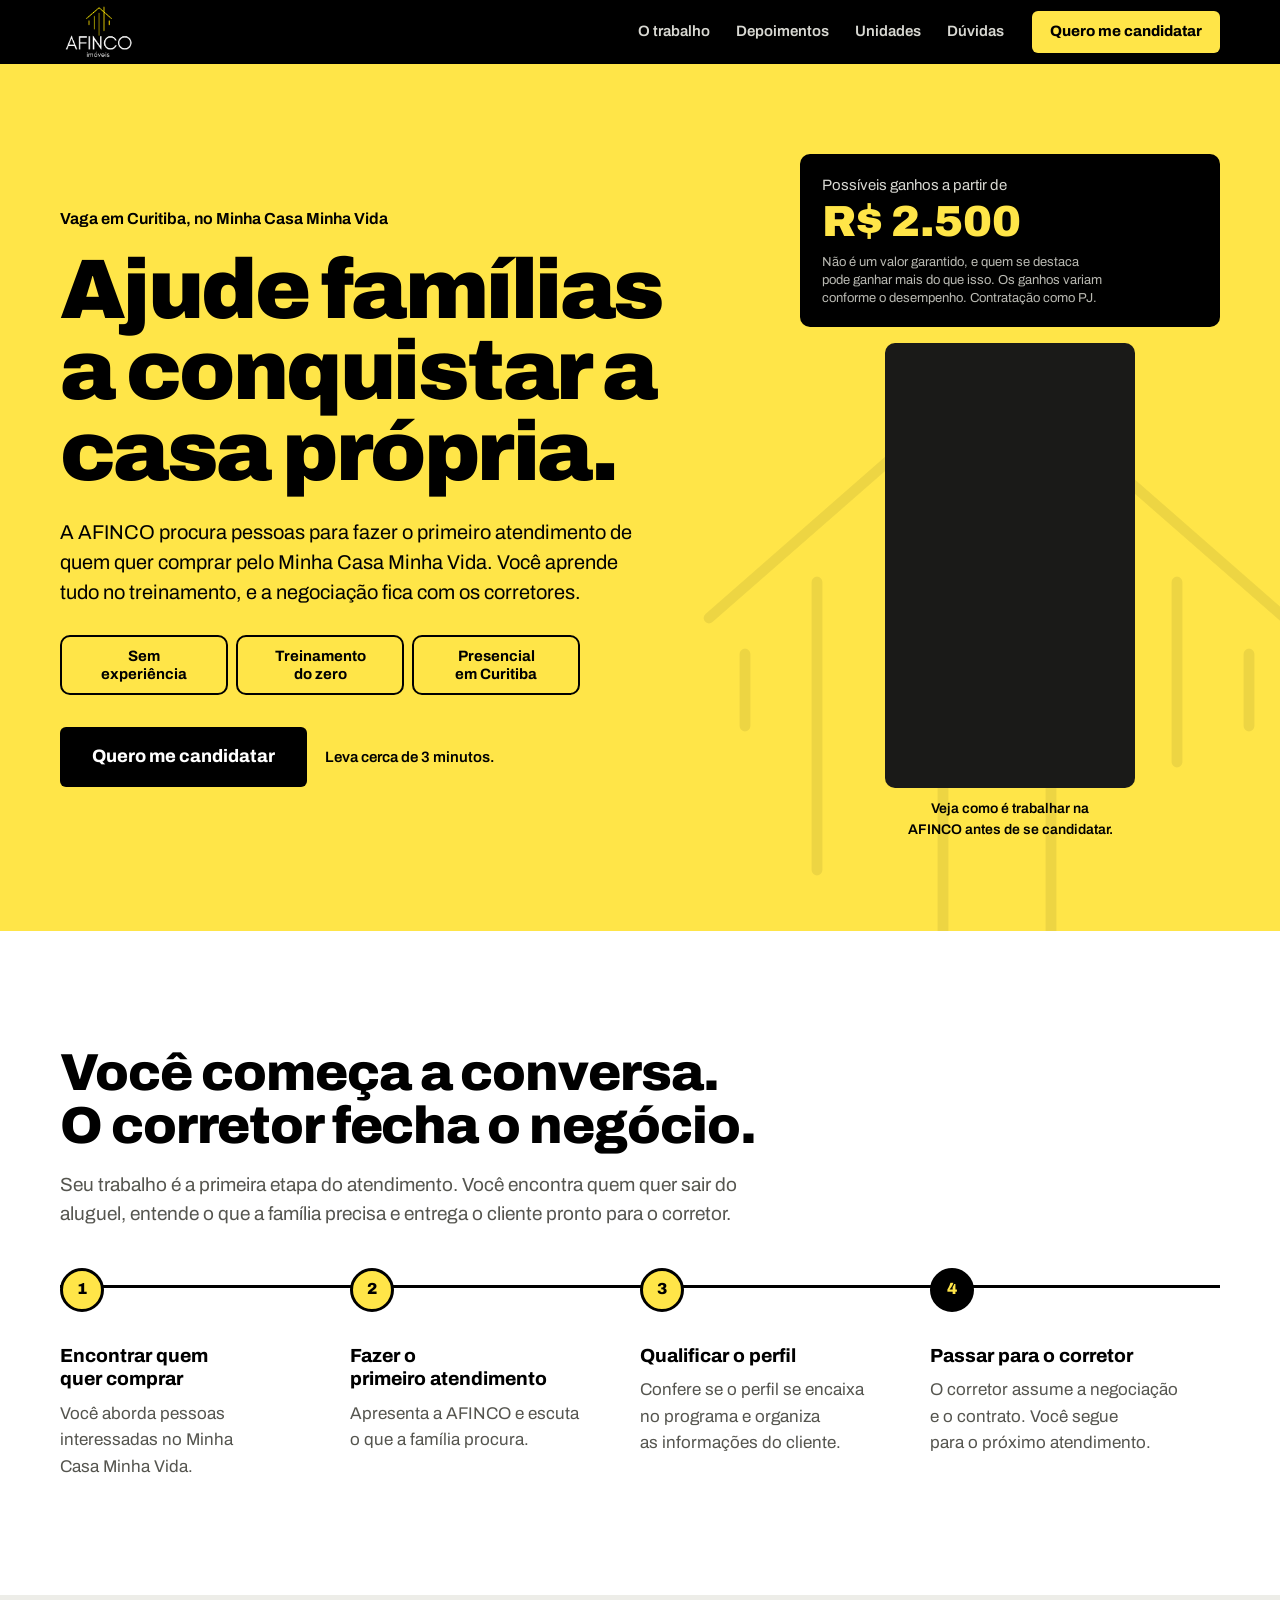
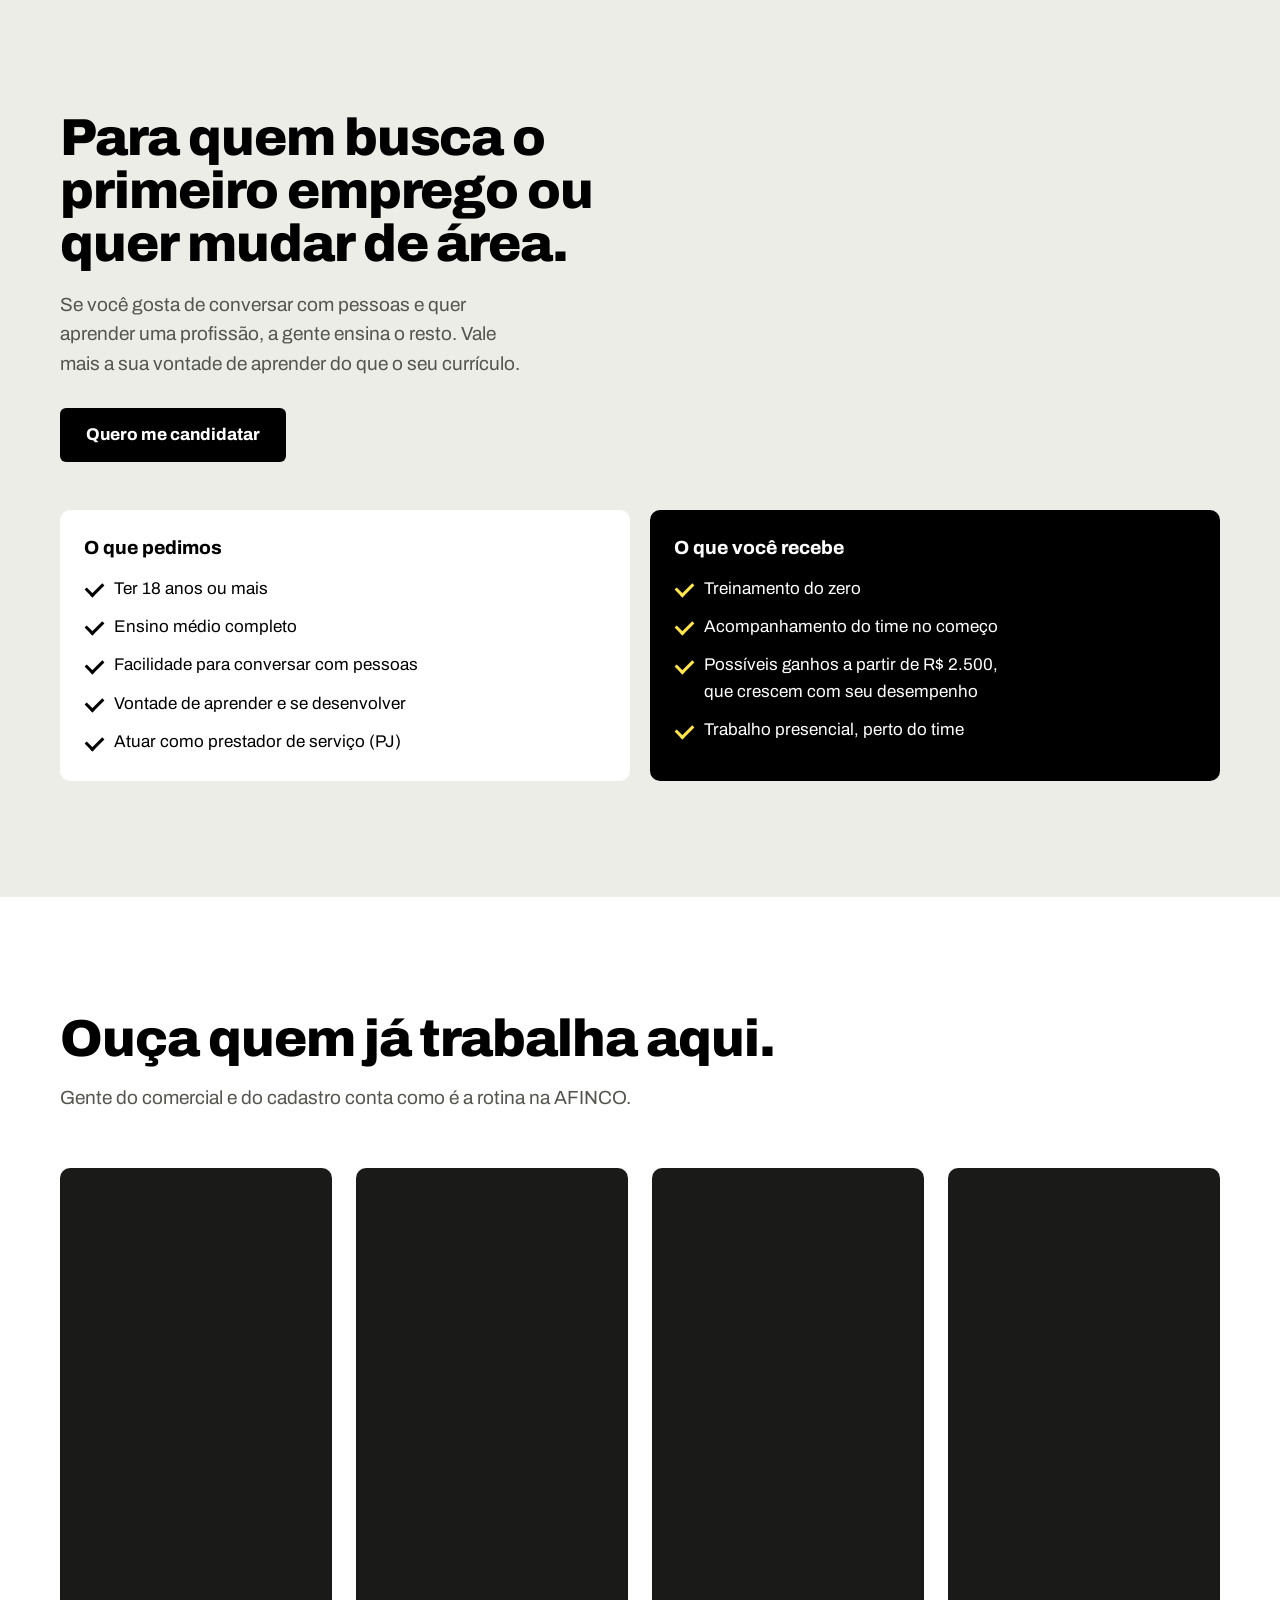
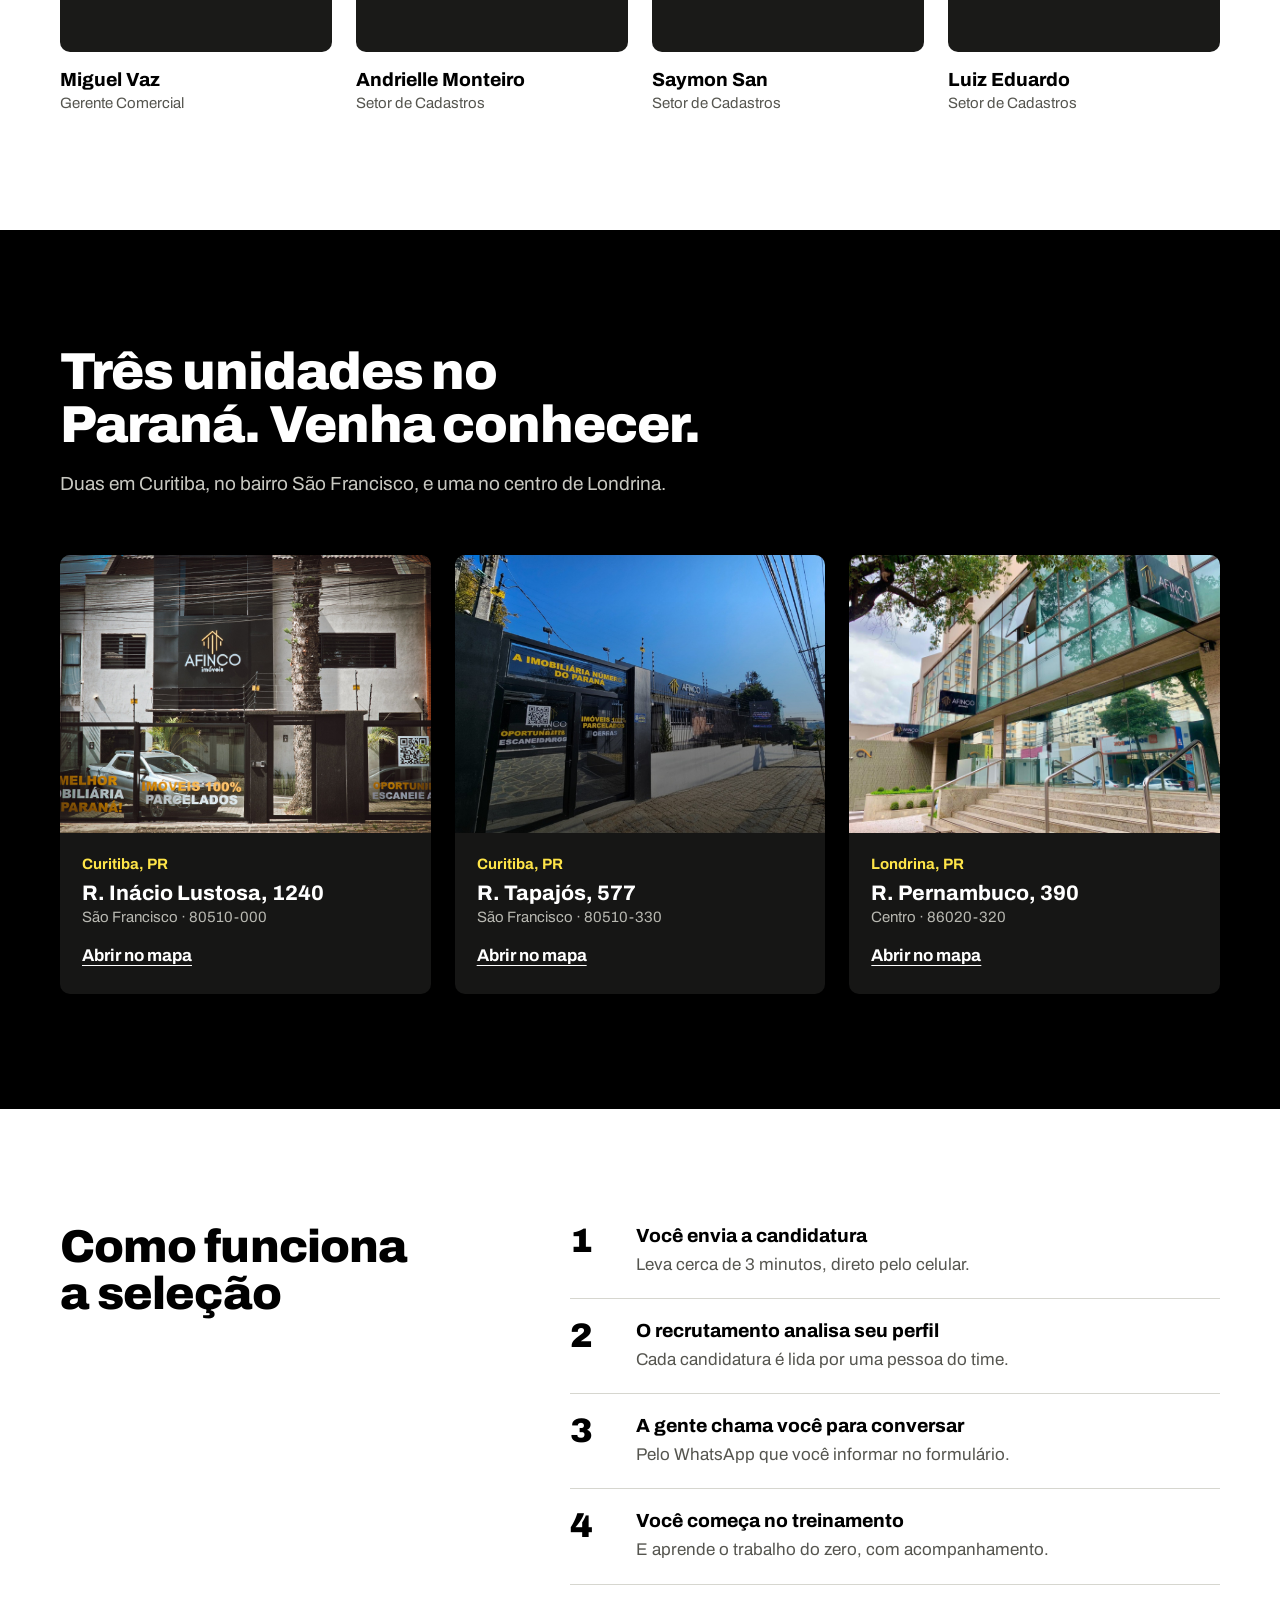
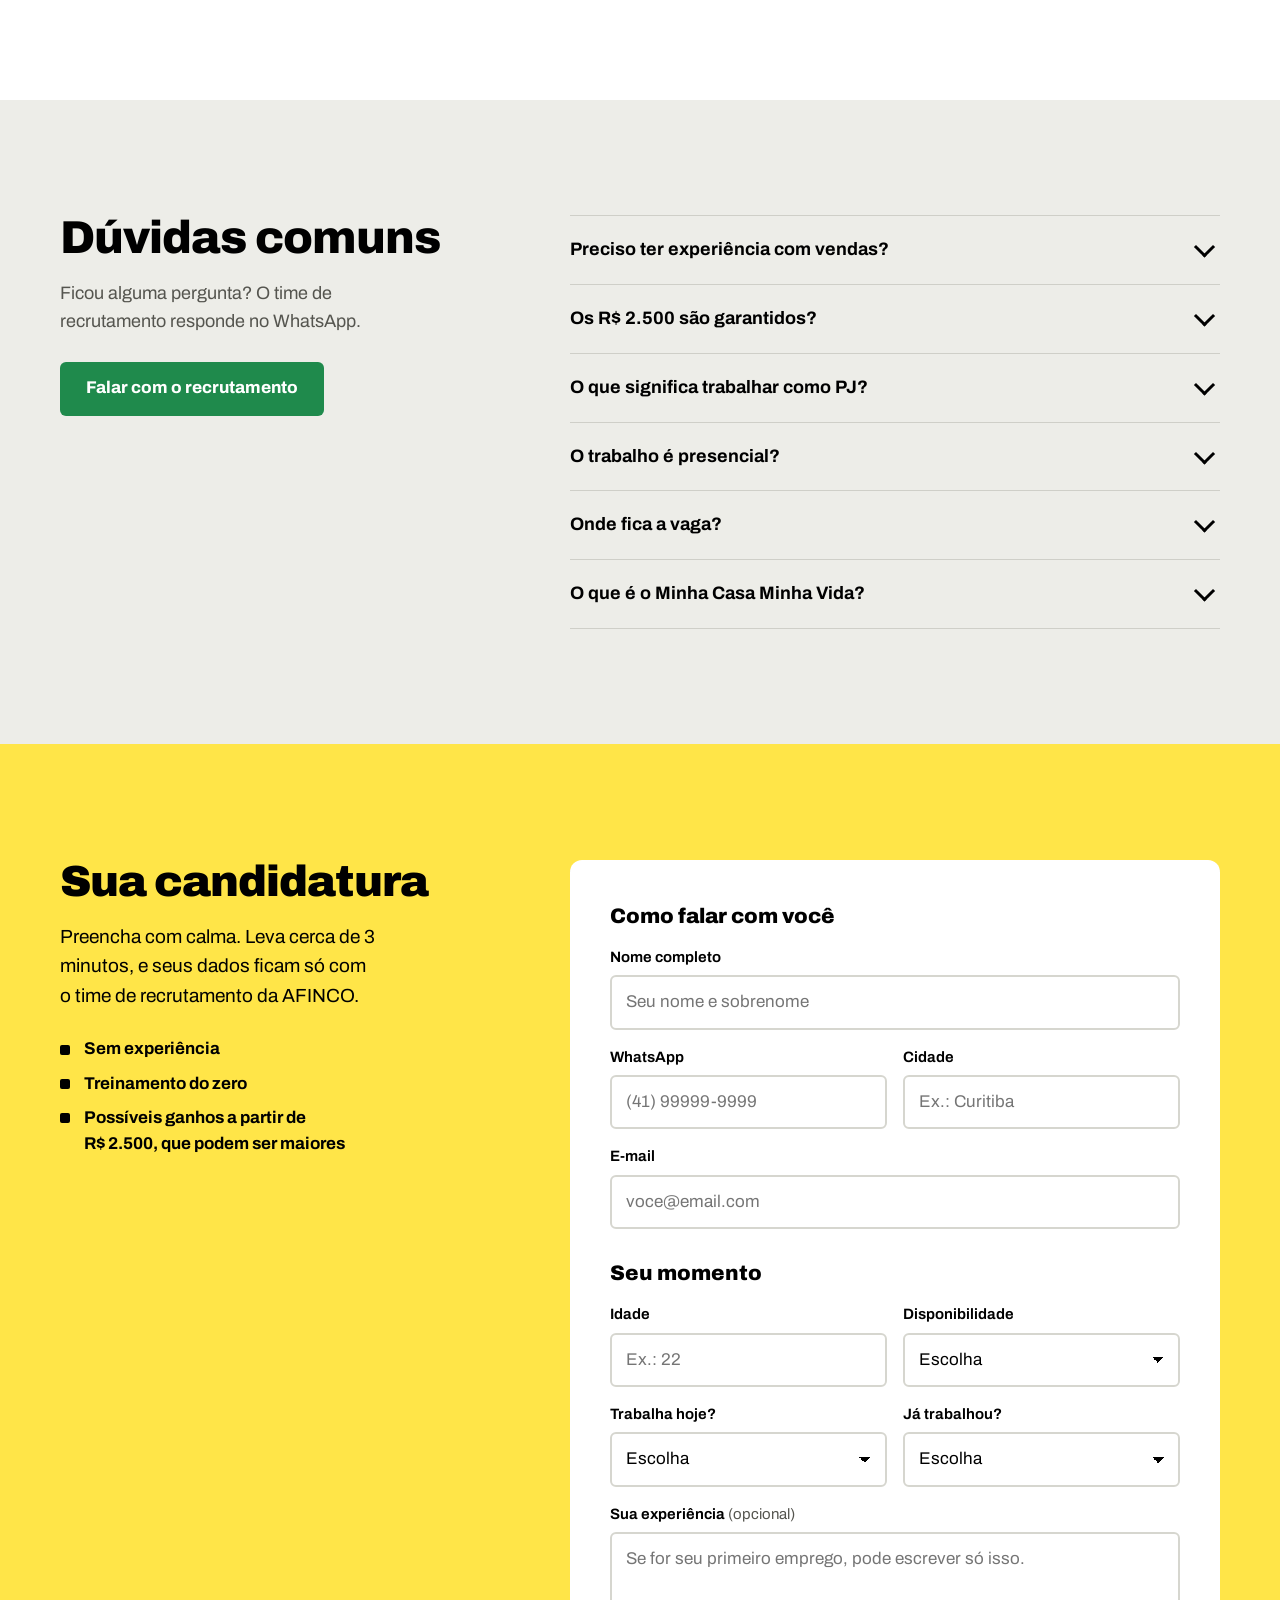
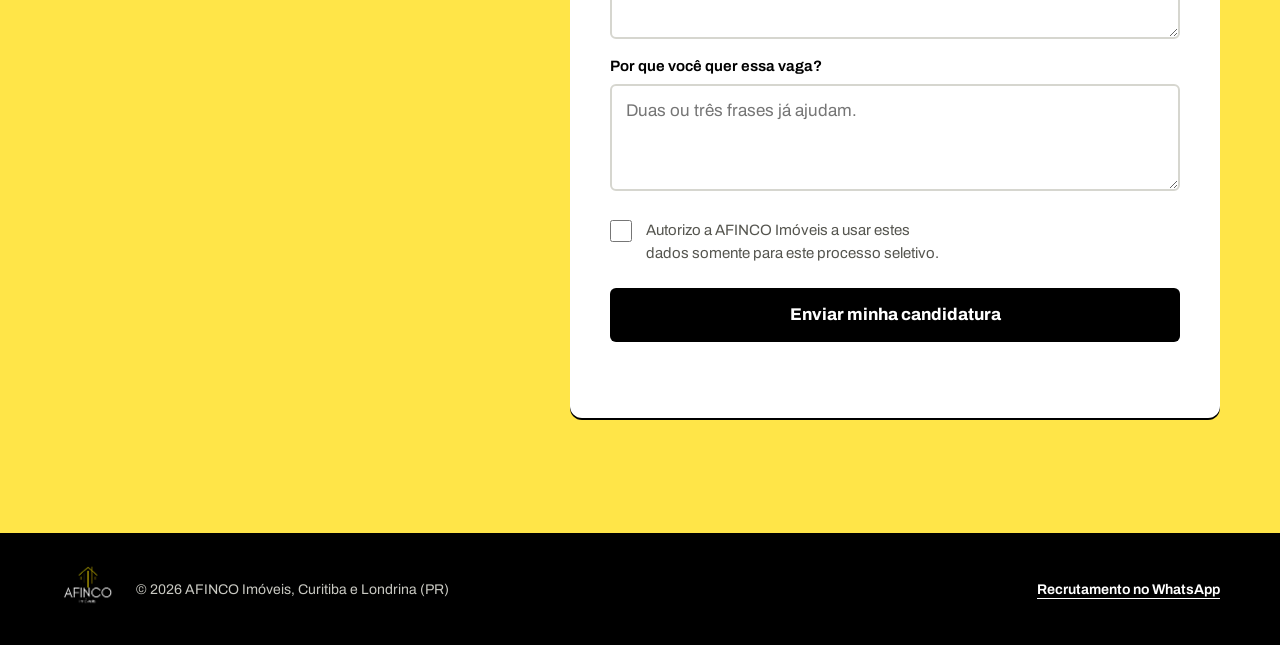
<file: vaga/index.html>
<!doctype html>
<html lang="pt-BR">
<head>
  <meta charset="utf-8">
  <meta name="viewport" content="width=device-width, initial-scale=1">
  <title>Vaga sem experiência em Curitiba | AFINCO Imóveis</title>
  <meta name="robots" content="noindex">
  <link rel="canonical" href="https://www.recrutamentoafinco.com.br/">
  <meta property="og:site_name" content="AFINCO Imóveis">
  <meta property="og:locale" content="pt_BR">
  <meta property="og:type" content="website">
  <meta property="og:url" content="https://www.recrutamentoafinco.com.br/vaga">
  <meta property="og:title" content="Vaga em Curitiba: ajude famílias a conquistar a casa própria">
  <meta property="og:description" content="Sem experiência e com treinamento do zero. Possíveis ganhos a partir de R$ 2.500, que podem ser maiores. Candidate-se em 3 minutos.">
  <meta property="og:image" content="https://www.recrutamentoafinco.com.br/compartilhamento-v3.png">
  <meta property="og:image:secure_url" content="https://www.recrutamentoafinco.com.br/compartilhamento-v3.png">
  <meta property="og:image:type" content="image/png">
  <meta property="og:image:width" content="1200">
  <meta property="og:image:height" content="630">
  <meta property="og:image:alt" content="Vaga aberta em Curitiba na AFINCO Imóveis: ajude famílias a conquistar a casa própria. Possíveis ganhos a partir de R$ 2.500.">
  <meta name="twitter:card" content="summary_large_image">
  <meta http-equiv="refresh" content="0; url=/#candidatura">
  <script>location.replace('/' + location.search + '#candidatura');</script>
</head>
<body>
  <p><a href="/#candidatura">Ir para a candidatura</a></p>
</body>
</html>
</file>
<file: style.css>
:root {
  --yellow: #ffe548;
  --yellow-soft: #fff6b8;
  --black: #000;
  --white: #fff;
  --concrete: #ededE8;
  --graphite: #55554f;
  --line: #d6d6cf;
  --whats: #1f8a4c;
  --error: #b42318;
  --wrap: 1160px;
  --gutter: clamp(16px, 4vw, 40px);
}

* { box-sizing: border-box; }
html { scroll-behavior: smooth; scroll-padding-top: 76px; -webkit-text-size-adjust: 100%; }
body { margin: 0; background: var(--white); color: var(--black); font-family: "Archivo", Arial, sans-serif; font-size: 17px; line-height: 1.55; font-variation-settings: "wdth" 100; }
img { display: block; max-width: 100%; }
a { color: inherit; }
button, input, select, textarea { font: inherit; color: inherit; }
h1, h2, h3, p { margin: 0; }
h1, h2 { font-weight: 850; font-stretch: 112%; letter-spacing: -.02em; line-height: 1.02; text-wrap: balance; }
h2 { font-size: clamp(30px, 4.4vw, 52px); }
h3 { font-size: 19px; font-weight: 750; line-height: 1.25; text-wrap: balance; }
p { text-wrap: balance; }
.field { text-wrap: pretty; }
li, summary, figcaption, blockquote, legend, .consent span, .flow p, .steps p, .unit-body p, .voice-role, .earn-note, .head p, .fit-intro p { text-wrap: balance; }
:focus-visible { outline: 3px solid var(--black); outline-offset: 3px; }
.section-black :focus-visible, .site-header :focus-visible, .footer :focus-visible { outline-color: var(--yellow); }
.wrap { width: min(var(--wrap), 100% - 2 * var(--gutter)); margin-inline: auto; }

/* Botões */
.btn { display: inline-flex; align-items: center; justify-content: center; min-height: 54px; padding: 0 26px; border: 0; border-radius: 6px; font-weight: 750; font-size: 17px; text-decoration: none; cursor: pointer; transition: transform .15s ease, background-color .15s ease; }
.btn:active { transform: translateY(1px); }
.btn-black { background: var(--black); color: var(--white); }
.btn-black:hover { background: #262624; }
.btn-yellow { background: var(--yellow); color: var(--black); }
.btn-yellow:hover { background: #fff07f; }
.btn-whats { background: var(--whats); color: var(--white); }
.btn-whats:hover { background: #18723e; }
.btn-sm { min-height: 42px; padding: 0 18px; font-size: 15px; }
.btn-block { width: 100%; }
.btn:disabled { opacity: .6; cursor: progress; }

/* Cabeçalho */
.site-header { position: sticky; top: 0; z-index: 40; background: var(--black); color: var(--white); }
.header-inner { display: flex; align-items: center; gap: 28px; min-height: 64px; }
.brand { display: block; width: 78px; height: 58px; overflow: hidden; flex: none; }
.brand img { width: 78px; height: 78px; max-width: none; margin-top: -4px; }
.main-nav { display: flex; gap: 26px; margin-left: auto; }
.main-nav a { font-size: 15px; font-weight: 600; text-decoration: none; color: #d8d8d2; }
.main-nav a:hover { color: var(--yellow); }

/* Topo amarelo */
.hero { position: relative; overflow: hidden; background: var(--yellow); padding: clamp(40px, 7vw, 96px) 0 clamp(48px, 7vw, 104px); }
.hero-mark { position: absolute; right: -6%; bottom: -18%; width: min(62vw, 720px); fill: none; stroke: rgba(0, 0, 0, .07); stroke-width: 3; stroke-linecap: round; pointer-events: none; }
.hero-grid { position: relative; display: grid; grid-template-columns: minmax(0, 1.15fr) minmax(0, .85fr); gap: clamp(32px, 5vw, 72px); align-items: center; }
.hero-place { font-weight: 650; font-size: 16px; margin-bottom: 18px; }
.hero h1 { font-size: clamp(42px, 6.6vw, 86px); font-stretch: 118%; font-weight: 900; line-height: .96; letter-spacing: -.03em; }
.hero-sub { margin-top: 24px; max-width: 34em; font-size: clamp(17px, 1.6vw, 20px); line-height: 1.5; }
.hero-facts { display: grid; grid-template-columns: repeat(3, minmax(0, 1fr)); gap: 8px; max-width: 520px; margin: 28px 0 0; padding: 0; list-style: none; }
.hero-facts li { display: grid; place-content: center; padding: 10px 8px; border: 2px solid var(--black); border-radius: 10px; text-align: center; font-weight: 700; font-size: 15px; line-height: 1.2; }
.hero-facts span { display: block; white-space: nowrap; }
.hero-cta { display: flex; flex-wrap: wrap; align-items: center; gap: 14px 18px; margin-top: 32px; }
.hero-cta .btn { min-height: 60px; padding: 0 32px; font-size: 18px; }
.hero-cta span { font-size: 15px; font-weight: 600; }

.hero-side { display: grid; gap: 16px; justify-items: center; width: 100%; max-width: 420px; justify-self: end; }
.hero-side .earn { width: 100%; }
.hero-video { width: 250px; }
.earn { display: grid; gap: 2px; padding: 20px 22px; background: var(--black); color: var(--white); border-radius: 10px; }
.earn-label { font-size: 15px; color: #d8d8d2; }
.earn-value { white-space: nowrap; font-size: clamp(34px, 3.4vw, 46px); font-weight: 900; font-stretch: 115%; line-height: 1.05; color: var(--yellow); }
.earn-note { margin-top: 6px; font-size: 13px; line-height: 1.4; color: #b9b9b2; }
.hero-video { margin: 0; }
.ratio { position: relative; aspect-ratio: 9 / 16; background: #1a1a18; border-radius: 10px; overflow: hidden; }
.ratio iframe { position: absolute; inset: 0; width: 100%; height: 100%; border: 0; }
.hero-video figcaption { margin-top: 10px; font-size: 14px; font-weight: 600; text-align: center; }

/* Entrada da página: o único movimento automático */
@media (prefers-reduced-motion: no-preference) {
  .hero-copy > *, .hero-side { animation: rise .7s cubic-bezier(.2, .7, .2, 1) both; }
  .hero-copy > :nth-child(2) { animation-delay: .06s; }
  .hero-copy > :nth-child(3) { animation-delay: .12s; }
  .hero-copy > :nth-child(4) { animation-delay: .18s; }
  .hero-copy > :nth-child(5) { animation-delay: .24s; }
  .hero-side { animation-delay: .3s; }
  @keyframes rise { from { opacity: 0; transform: translateY(16px); } }
}

/* Seções */
.section { padding: clamp(64px, 9vw, 120px) 0; }
.section-concrete { background: var(--concrete); }
.section-black { background: var(--black); color: var(--white); }
.head { max-width: 760px; margin-bottom: clamp(36px, 5vw, 56px); }
.head p { margin-top: 18px; font-size: 19px; color: var(--graphite); max-width: 38em; }
.section-black .head p { color: #c9c9c2; }

/* O trabalho: sequência real, por isso numerada */
.flow { counter-reset: flow; display: grid; grid-template-columns: repeat(4, 1fr); gap: 0; margin: 0; padding: 0; list-style: none; }
.flow li { counter-increment: flow; position: relative; padding: 56px 24px 0 0; border-top: 3px solid var(--black); }
.flow li::before { content: counter(flow); position: absolute; top: -20px; left: 0; display: grid; place-items: center; width: 38px; height: 38px; border-radius: 50%; background: var(--yellow); border: 3px solid var(--black); font-weight: 850; font-size: 16px; }
.flow li:last-child::before { background: var(--black); color: var(--yellow); }
.flow p { margin-top: 10px; color: var(--graphite); }

/* Para quem é */
.fit { display: grid; grid-template-columns: 1fr; gap: clamp(32px, 4vw, 48px); }
.fit-intro { max-width: 760px; }
.fit-intro p { margin: 20px 0 30px; font-size: 19px; color: var(--graphite); max-width: 32em; }
.fit-lists { display: grid; grid-template-columns: 1fr 1fr; gap: 20px; align-items: stretch; }
.fit-lists > div { padding: 26px 24px; background: var(--white); border-radius: 10px; }
.fit-lists > div:last-child { background: var(--black); color: var(--white); }
.ticks { margin: 16px 0 0; padding: 0; list-style: none; display: grid; gap: 12px; }
.ticks li { position: relative; padding-left: 30px; }
.ticks li::before { content: ""; position: absolute; left: 2px; top: .38em; width: 14px; height: 8px; border-left: 3px solid currentColor; border-bottom: 3px solid currentColor; transform: rotate(-45deg); }
.ticks-yellow li::before { color: var(--yellow); }

/* Depoimentos */
.voices { display: grid; grid-template-columns: repeat(4, minmax(0, 1fr)); gap: 24px; }
.voice h3 { margin-top: 16px; }
.voice-role { color: var(--graphite); font-size: 15px; }
.voice blockquote { margin: 12px 0 0; padding-left: 14px; border-left: 3px solid var(--yellow); font-size: 16px; }

/* Unidades */
.units { display: grid; grid-template-columns: repeat(3, 1fr); gap: 24px; }
.unit { background: #161615; border-radius: 10px; overflow: hidden; }
.unit img { width: 100%; aspect-ratio: 4 / 3; object-fit: cover; }
.unit-body { padding: 20px 22px 24px; }
.unit-city { color: var(--yellow); font-weight: 700; font-size: 15px; }
.unit h3 { margin-top: 4px; font-size: 21px; }
.unit-body p:not(.unit-city) { color: #b9b9b2; font-size: 15px; }
.unit a { display: inline-block; margin-top: 14px; font-weight: 700; text-underline-offset: 4px; }
.unit a:hover { color: var(--yellow); }

/* Seleção */
.steps-wrap { display: grid; grid-template-columns: minmax(0, .8fr) minmax(0, 1.2fr); gap: clamp(32px, 6vw, 88px); align-items: start; }
.steps { counter-reset: step; margin: 0; padding: 0; list-style: none; }
.steps li { counter-increment: step; display: grid; grid-template-columns: 48px 1fr; column-gap: 18px; padding: 20px 0; border-bottom: 1px solid var(--line); }
.steps li:first-child { padding-top: 0; }
.steps li::before { content: counter(step); grid-row: span 2; font-size: 34px; font-weight: 900; font-stretch: 115%; line-height: 1; }
.steps p { color: var(--graphite); margin-top: 4px; }

/* Dúvidas */
.faq-wrap { display: grid; grid-template-columns: minmax(0, .8fr) minmax(0, 1.2fr); gap: clamp(32px, 6vw, 88px); align-items: start; }
.faq-intro p { margin: 18px 0 26px; color: var(--graphite); font-size: 18px; }
.faq details { border-bottom: 1px solid #cfcfc8; }
.faq details:first-child { border-top: 1px solid #cfcfc8; }
.faq summary { position: relative; padding: 20px 44px 20px 0; font-weight: 700; font-size: 18px; cursor: pointer; list-style: none; }
.faq summary::-webkit-details-marker { display: none; }
.faq summary::after { content: ""; position: absolute; right: 8px; top: 50%; width: 12px; height: 12px; border-right: 3px solid; border-bottom: 3px solid; transform: translateY(-70%) rotate(45deg); transition: transform .2s ease; }
.faq details[open] summary::after { transform: translateY(-30%) rotate(-135deg); }
.faq details p { padding: 0 0 22px; color: var(--graphite); max-width: 40em; }

/* Candidatura */
.apply { background: var(--yellow); }
.apply-grid { display: grid; grid-template-columns: minmax(0, .8fr) minmax(0, 1.2fr); gap: clamp(32px, 6vw, 88px); align-items: start; }
.apply-intro { position: sticky; top: 100px; }
.apply-intro h2 { font-size: clamp(32px, 3.4vw, 50px); font-stretch: 112%; font-weight: 900; }
.steps-wrap h2, .faq-intro h2 { font-size: clamp(30px, 3.6vw, 48px); }
@media (min-width: 981px) { .faq-intro h2, .apply-intro h2 { white-space: nowrap; } }
.apply-intro > p { margin-top: 18px; font-size: 19px; max-width: 26em; }
.apply-recap { margin: 26px 0 0; padding: 0; list-style: none; display: grid; gap: 8px; font-weight: 700; }
.apply-recap li { padding-left: 24px; position: relative; }
.apply-recap li::before { content: ""; position: absolute; left: 0; top: .5em; width: 10px; height: 10px; background: var(--black); border-radius: 2px; }
.apply-card { background: var(--white); border-radius: 12px; padding: clamp(22px, 4vw, 40px); box-shadow: 0 2px 0 var(--black); }

.form fieldset { margin: 0 0 28px; padding: 0; border: 0; display: grid; gap: 16px; }
.form legend { margin-bottom: 14px; padding: 0; font-weight: 850; font-stretch: 110%; font-size: 21px; }
.row { display: grid; grid-template-columns: 1fr 1fr; gap: 16px; }
.field { display: grid; gap: 6px; font-weight: 650; font-size: 15px; }
.opt { font-weight: 400; color: var(--graphite); }
.field input, .field select, .field textarea { width: 100%; min-height: 52px; padding: 12px 14px; border: 2px solid var(--line); border-radius: 6px; background: var(--white); font-size: 17px; font-weight: 400; transition: border-color .15s ease; }
.field textarea { resize: vertical; min-height: 96px; }
.field select { appearance: none; background-image: linear-gradient(45deg, transparent 50%, var(--black) 50%), linear-gradient(135deg, var(--black) 50%, transparent 50%); background-position: calc(100% - 20px) 50%, calc(100% - 14px) 50%; background-size: 6px 6px; background-repeat: no-repeat; padding-right: 40px; }
.field input:focus, .field select:focus, .field textarea:focus { outline: none; border-color: var(--black); box-shadow: 0 0 0 3px var(--yellow); }
.field.invalid input, .field.invalid select, .field.invalid textarea { border-color: var(--error); }
.consent { display: grid; grid-template-columns: 24px 1fr; gap: 12px; align-items: start; margin-bottom: 22px; font-size: 15px; color: var(--graphite); cursor: pointer; }
.consent input { width: 22px; height: 22px; margin: 1px 0 0; accent-color: var(--black); }
.form-message { min-height: 1.5em; margin-top: 14px; font-size: 15px; font-weight: 600; }
.form-message.error { color: var(--error); }

.done { text-align: center; padding: 24px 4px; }
.done:focus { outline: none; }
.done svg { width: 64px; height: 64px; margin: 0 auto 18px; fill: var(--yellow); stroke: var(--black); stroke-width: 3; stroke-linecap: round; stroke-linejoin: round; }
.done svg path { fill: none; }
.done h3 { font-size: clamp(24px, 3vw, 32px); font-weight: 850; font-stretch: 112%; }
.done p { margin: 12px auto 24px; max-width: 30em; color: var(--graphite); }
@media (prefers-reduced-motion: no-preference) {
  .done:not([hidden]) svg { animation: pop .45s cubic-bezier(.2, .9, .3, 1.3) both; }
  @keyframes pop { from { transform: scale(.6); opacity: 0; } }
}

/* Rodapé */
.footer { background: var(--black); color: #c9c9c2; padding: 28px 0; font-size: 14px; }
.footer-inner { display: flex; align-items: center; gap: 20px; flex-wrap: wrap; }
.footer img { width: 56px; height: 56px; object-fit: contain; }
.footer a { margin-left: auto; color: var(--white); font-weight: 650; text-underline-offset: 4px; }

/* Barra fixa no celular */
.dock { display: none; }

@media (max-width: 980px) {
  .main-nav { display: none; }
  .header-inner .btn { margin-left: auto; }
  .hero-grid, .fit, .steps-wrap, .faq-wrap, .apply-grid { grid-template-columns: 1fr; }
  .apply-intro { position: static; }
  .flow { grid-template-columns: 1fr 1fr; row-gap: 48px; }
  .units { grid-template-columns: 1fr; gap: 16px; }
  .unit { display: grid; grid-template-columns: 180px 1fr; align-items: stretch; }
  .unit img { height: 100%; aspect-ratio: auto; min-height: 150px; }
  .voices { grid-template-columns: repeat(2, minmax(0, 300px)); }
}

@media (max-width: 640px) {
  body { font-size: 16px; }
  .header-inner .btn { display: none; }
  .header-inner { min-height: 58px; justify-content: center; }
  .hero { padding-top: 32px; }
  .hero-cta .btn { width: 100%; }
  .hero-cta span { width: 100%; text-align: center; }
  .hero-mark { display: none; }
  .hero-facts { max-width: none; }
  .hero-facts li { padding: 10px 6px; font-size: 14px; }
  .hero-video figcaption, .hero-cta span { text-wrap: balance; }
  .fit-intro .btn, .faq-intro .btn { width: 100%; }
  .fit-lists > div { padding: 22px 18px; }
  .ticks { gap: 10px; font-size: 15px; }
  .ticks li { padding-left: 28px; }
  .steps li { grid-template-columns: 34px 1fr; column-gap: 12px; padding: 18px 0; }
  .steps li::before { font-size: 28px; }
  .steps p, .flow p, .voice blockquote { font-size: 15px; text-wrap: balance; }
  .unit { display: grid; grid-template-columns: 112px 1fr; align-items: stretch; }
  .unit img { height: 100%; aspect-ratio: auto; min-height: 128px; }
  .unit-body { padding: 14px 16px; }
  .unit-city { font-size: 13px; }
  .unit h3 { font-size: 17px; }
  .unit-body p:not(.unit-city) { font-size: 13px; }
  .unit a { margin-top: 8px; font-size: 14px; }
  .faq summary { font-size: 16px; padding: 18px 36px 18px 0; text-wrap: balance; }
  .apply-recap { font-size: 15px; }
  .row { grid-template-columns: 1fr 1fr; gap: 12px; }
  .field { font-size: 14px; }
  .field input, .field select { font-size: 16px; padding-inline: 12px; }
  .field select { padding-right: 30px; background-position: calc(100% - 16px) 50%, calc(100% - 10px) 50%; }
  .footer { padding: 28px 0 104px; text-align: center; }
  .footer-inner { flex-direction: column; gap: 10px; }
  .flow { grid-template-columns: 1fr; row-gap: 0; }
  .flow li { padding: 0 0 28px 36px; border-top: 0; border-left: 3px solid var(--black); margin-left: 18px; }
  .flow li:last-child { border-left-color: transparent; padding-bottom: 0; }
  .flow li::before { top: -2px; left: -21px; }
  .fit-lists, .units { grid-template-columns: 1fr; }
  .hero-side { max-width: none; justify-items: stretch; }
  .hero-video { width: min(280px, 100%); margin-inline: auto; }
  .hero-video figcaption { text-align: center; }
  .voices { grid-template-columns: none; grid-auto-flow: column; grid-auto-columns: 72vw; gap: 14px; overflow-x: auto; scroll-snap-type: x mandatory; margin-inline: calc(-1 * var(--gutter)); padding: 0 14vw 8px; scrollbar-width: none; }
  .voices::-webkit-scrollbar { display: none; }
  .voice { scroll-snap-align: center; text-align: center; }
  .voice blockquote { border-left: 0; padding-left: 0; }
  .head p, .fit-intro p, .apply-intro > p { font-size: 17px; }
  .apply-intro h2 { font-size: min(40px, 10vw); }

  /* Celular: um eixo central único para títulos e chamadas; conteúdo dos cartões segue à esquerda */
  p { text-wrap: balance; }
  .hero-copy, .head, .fit-intro, .faq-intro, .apply-intro, .steps-wrap > h2 { text-align: center; }
  .hero-sub, .head p, .fit-intro p, .apply-intro > p, .faq-intro p { margin-inline: auto; }
  .hero-facts { justify-content: center; }
  .earn { justify-items: center; text-align: center; }
  .apply-recap { text-align: center; }
  .apply-recap li { padding-left: 0; }
  .apply-recap li::before { display: none; }
  .fit-lists > div, .steps, .faq, .form { text-align: left; }
  .footer a { margin-left: 0; }

  .dock { position: fixed; left: 0; right: 0; bottom: 0; z-index: 50; display: flex; gap: 10px; padding: 12px 16px calc(12px + env(safe-area-inset-bottom)); background: var(--black); transition: transform .25s ease; }
  .dock .btn { flex: 1; }
  .dock.is-hidden { transform: translateY(110%); }
  .dock-whats { display: grid; place-items: center; width: 54px; flex: none; border-radius: 6px; background: var(--whats); }
  .dock-whats svg { width: 26px; height: 26px; fill: var(--white); }
}

/* Celulares bem estreitos (até 380px) */
@media (max-width: 380px) {
  .unit { grid-template-columns: 96px 1fr; }
  .unit h3 { font-size: 15px; }
  .btn { padding-inline: 12px; font-size: 15px; white-space: nowrap; }
}
</file>
